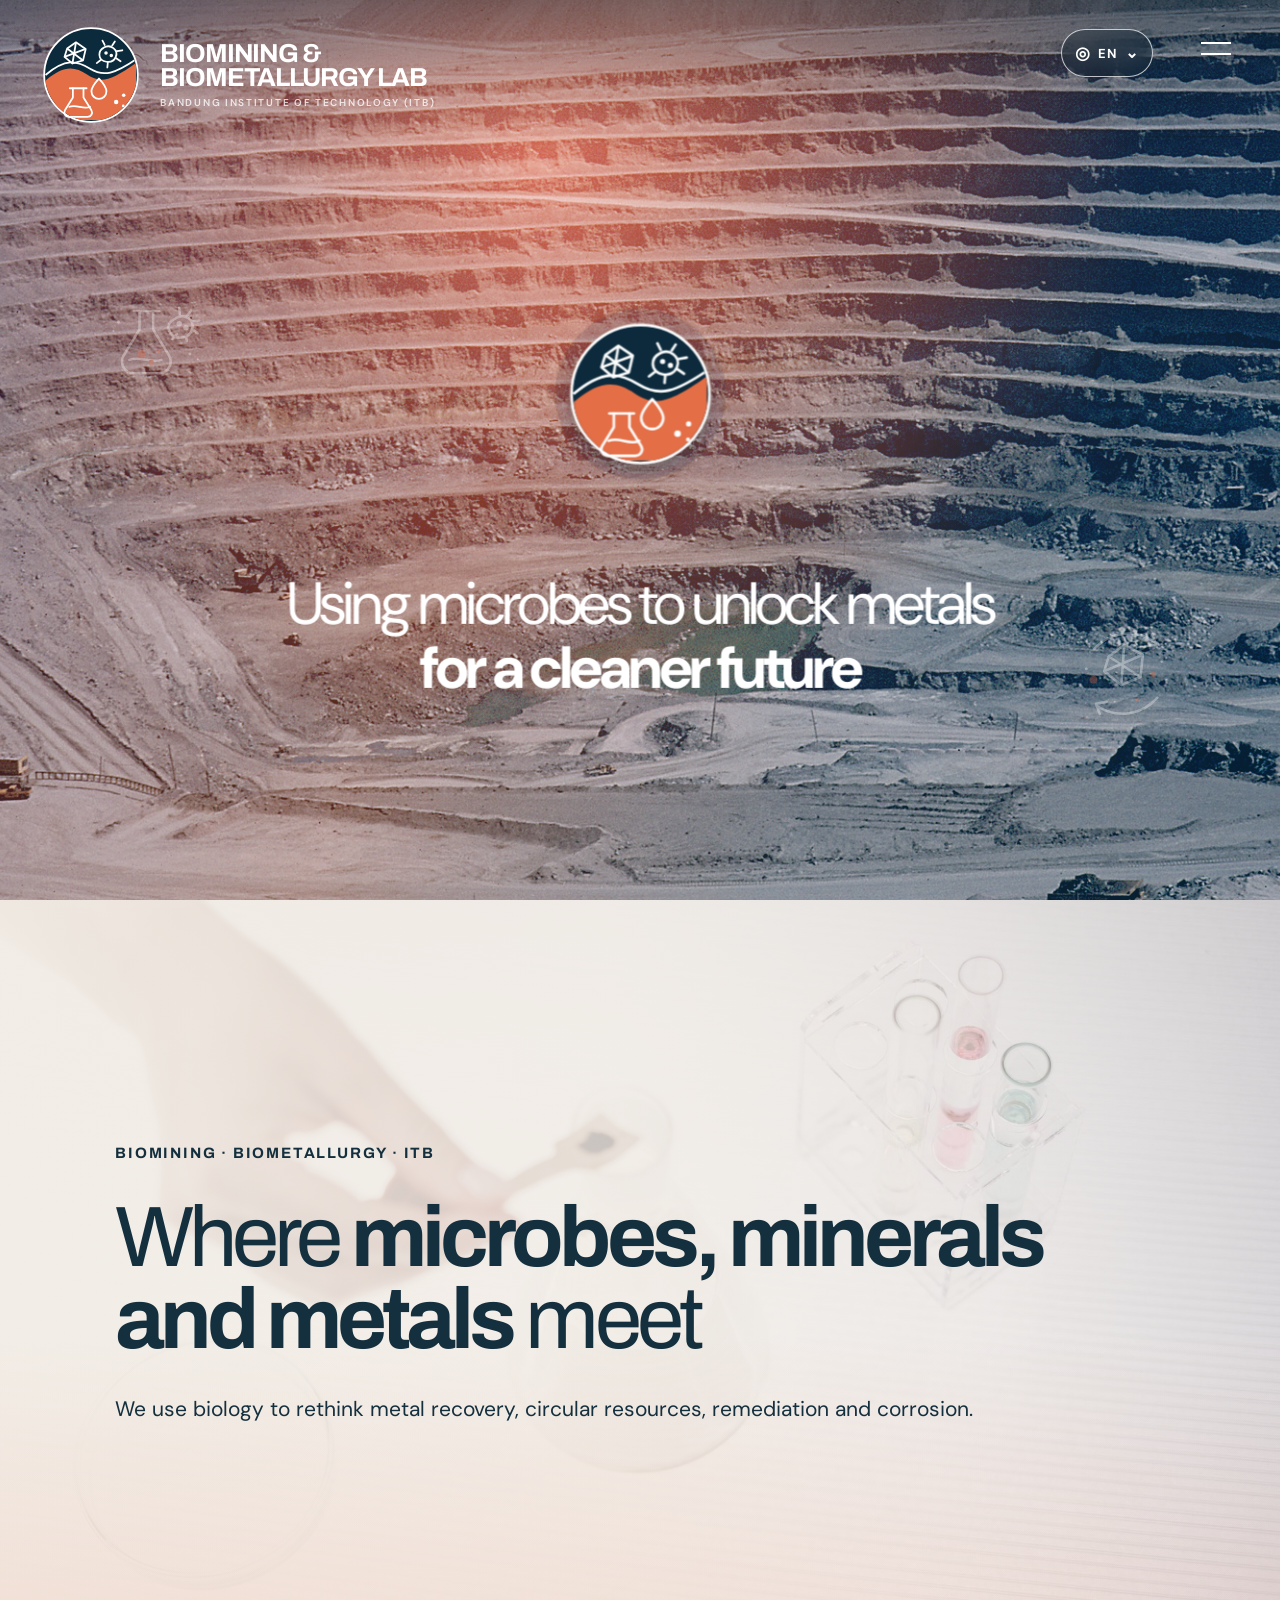
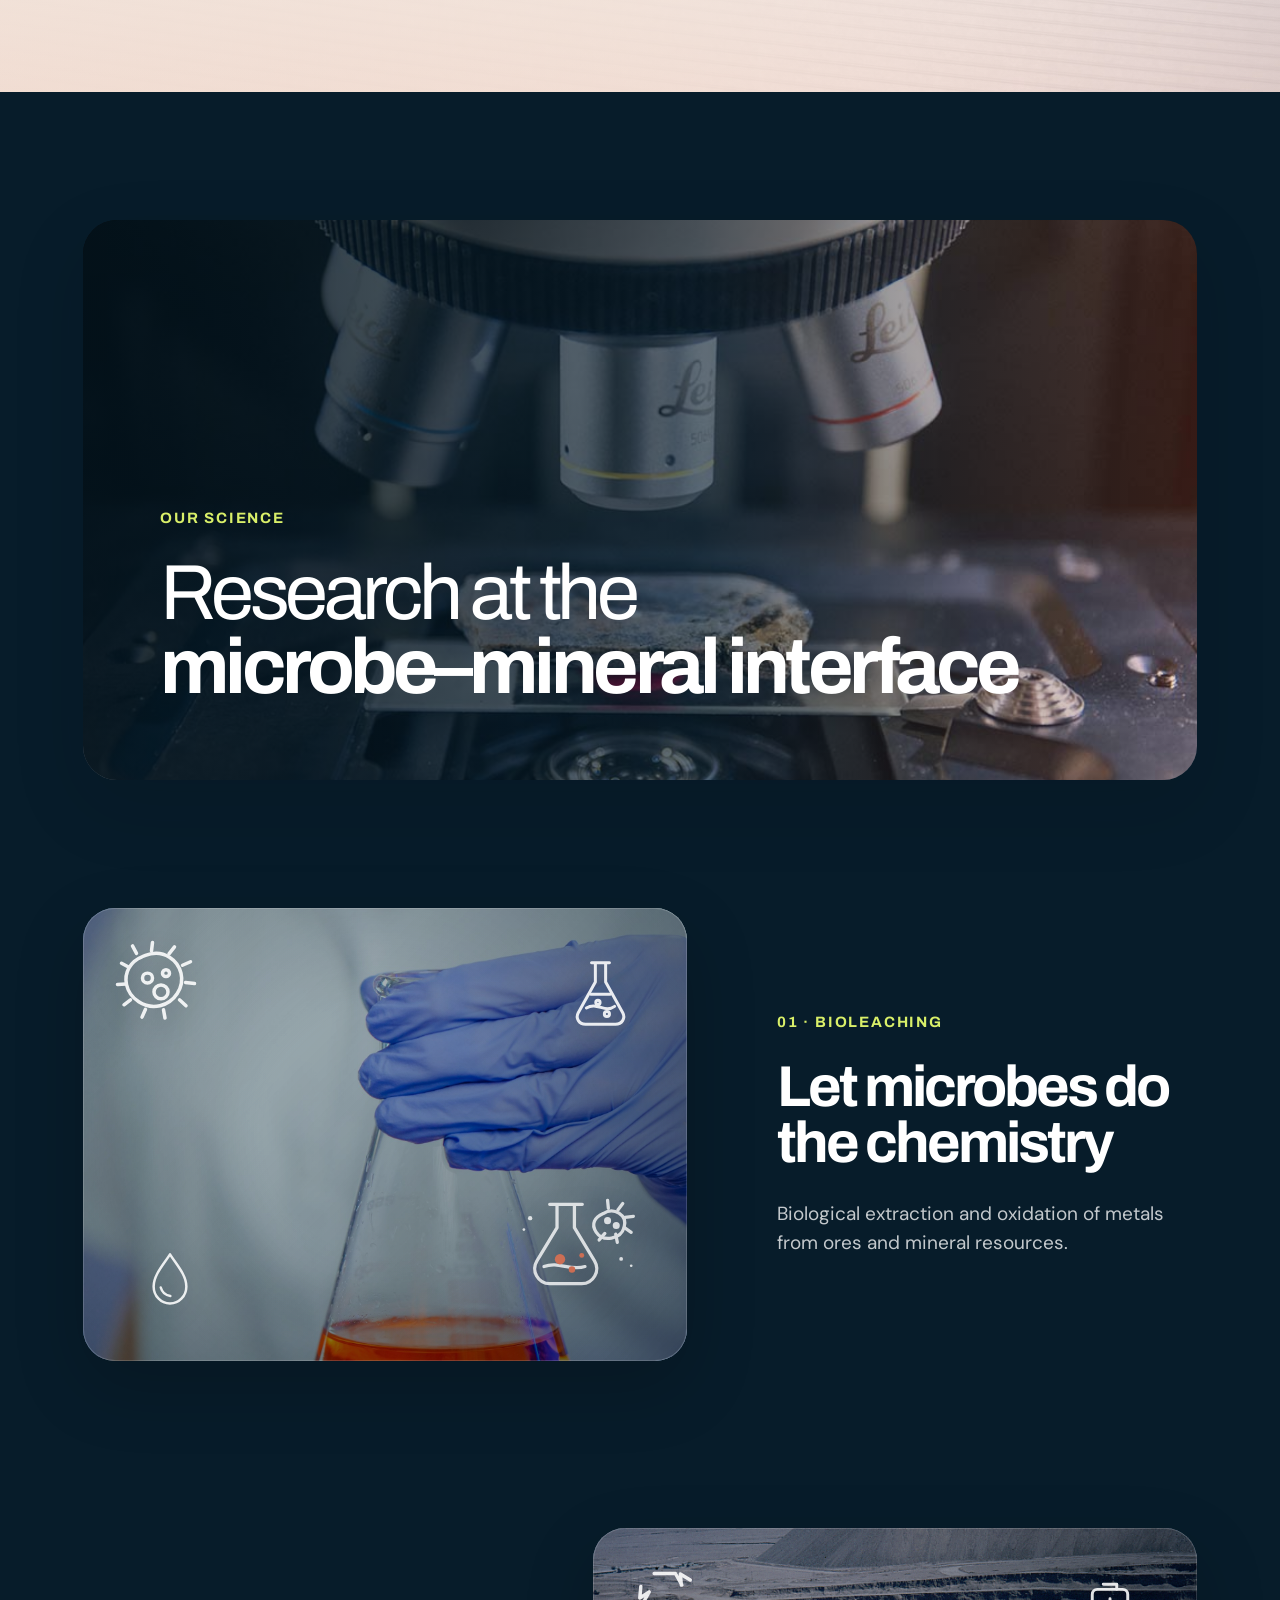
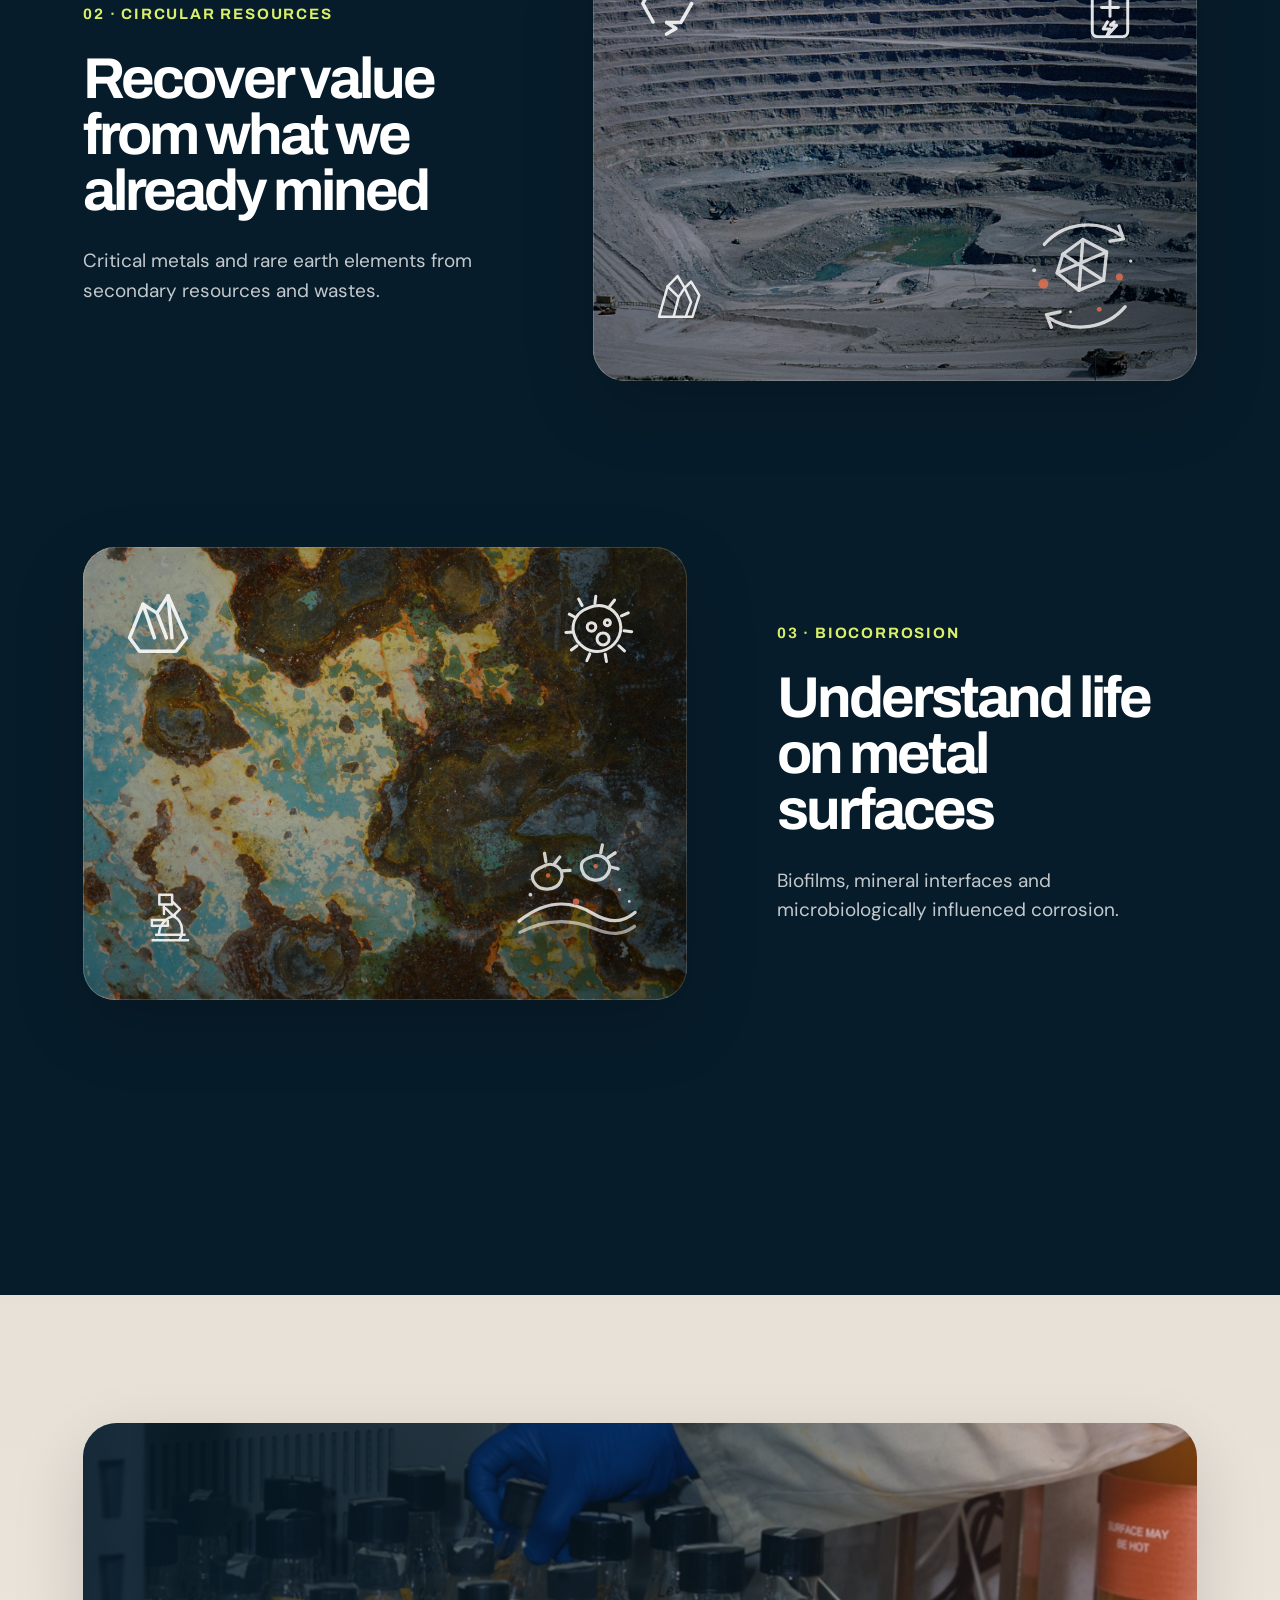
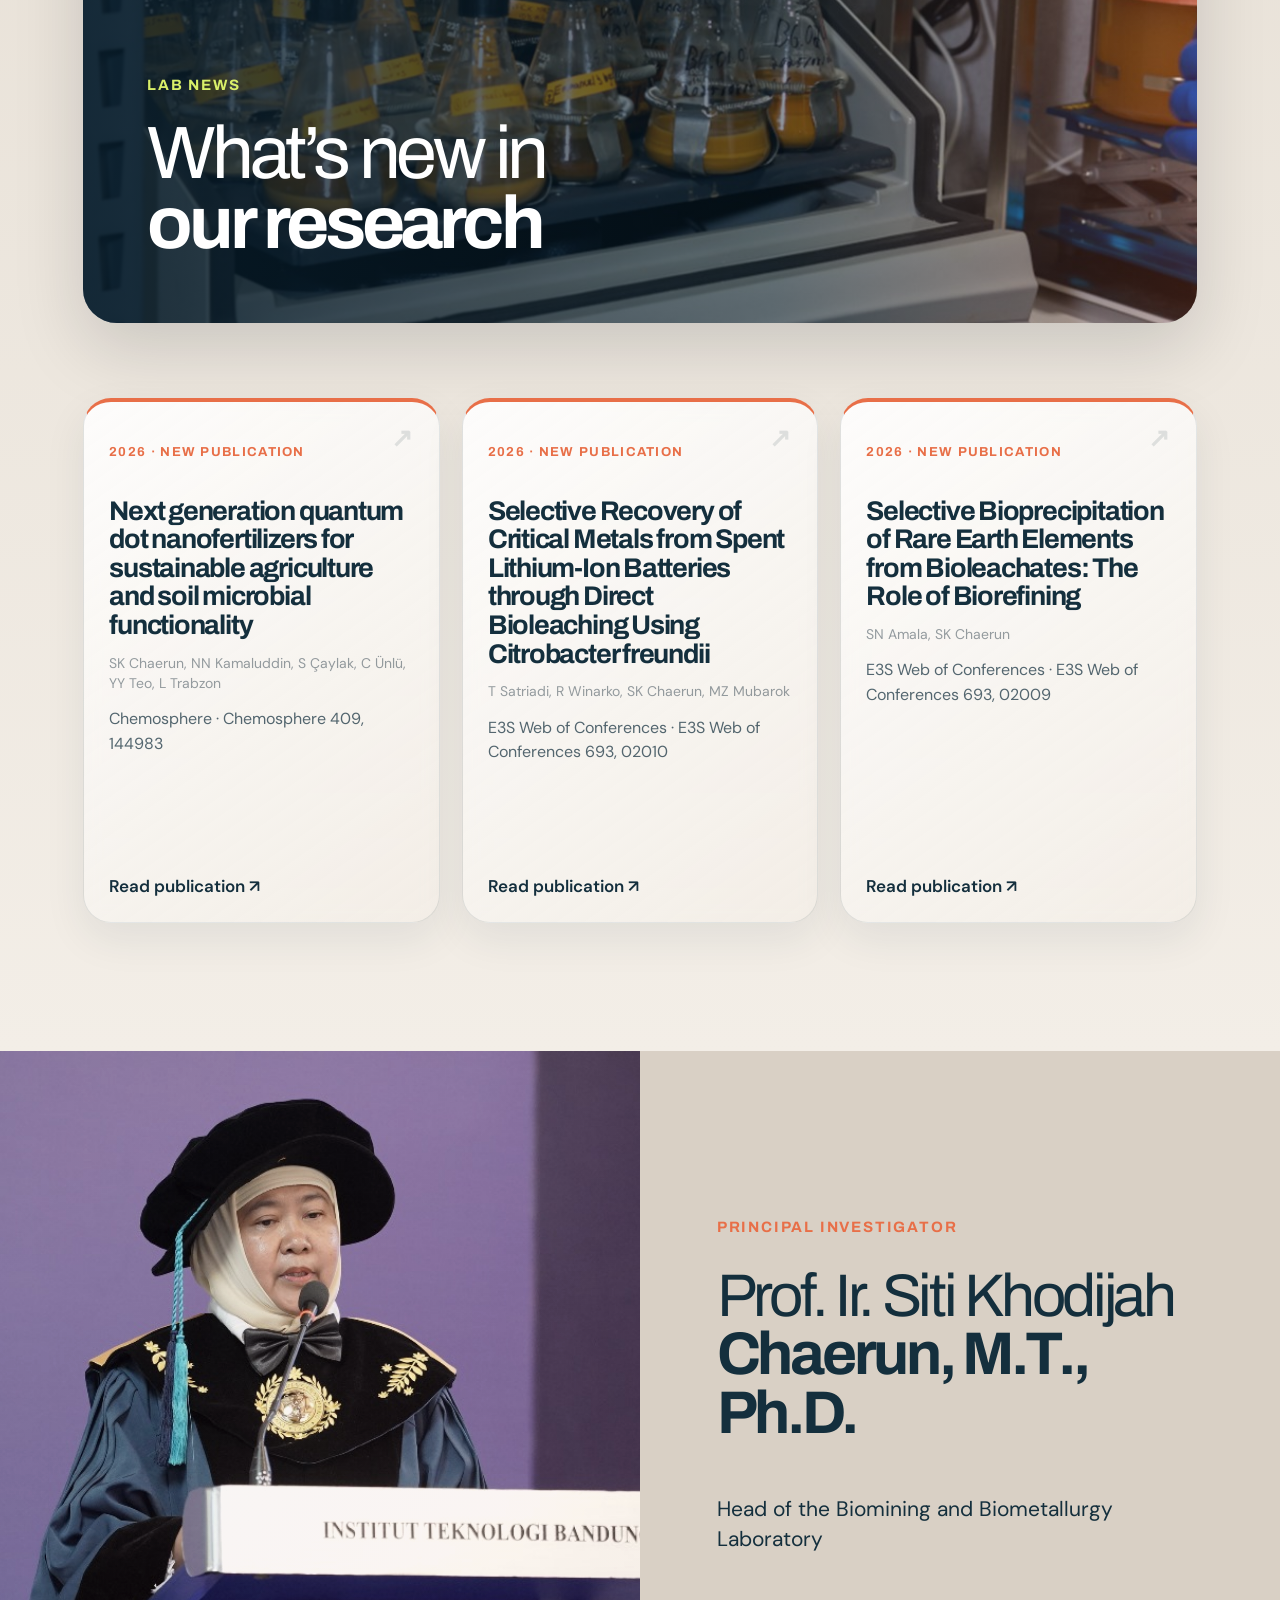
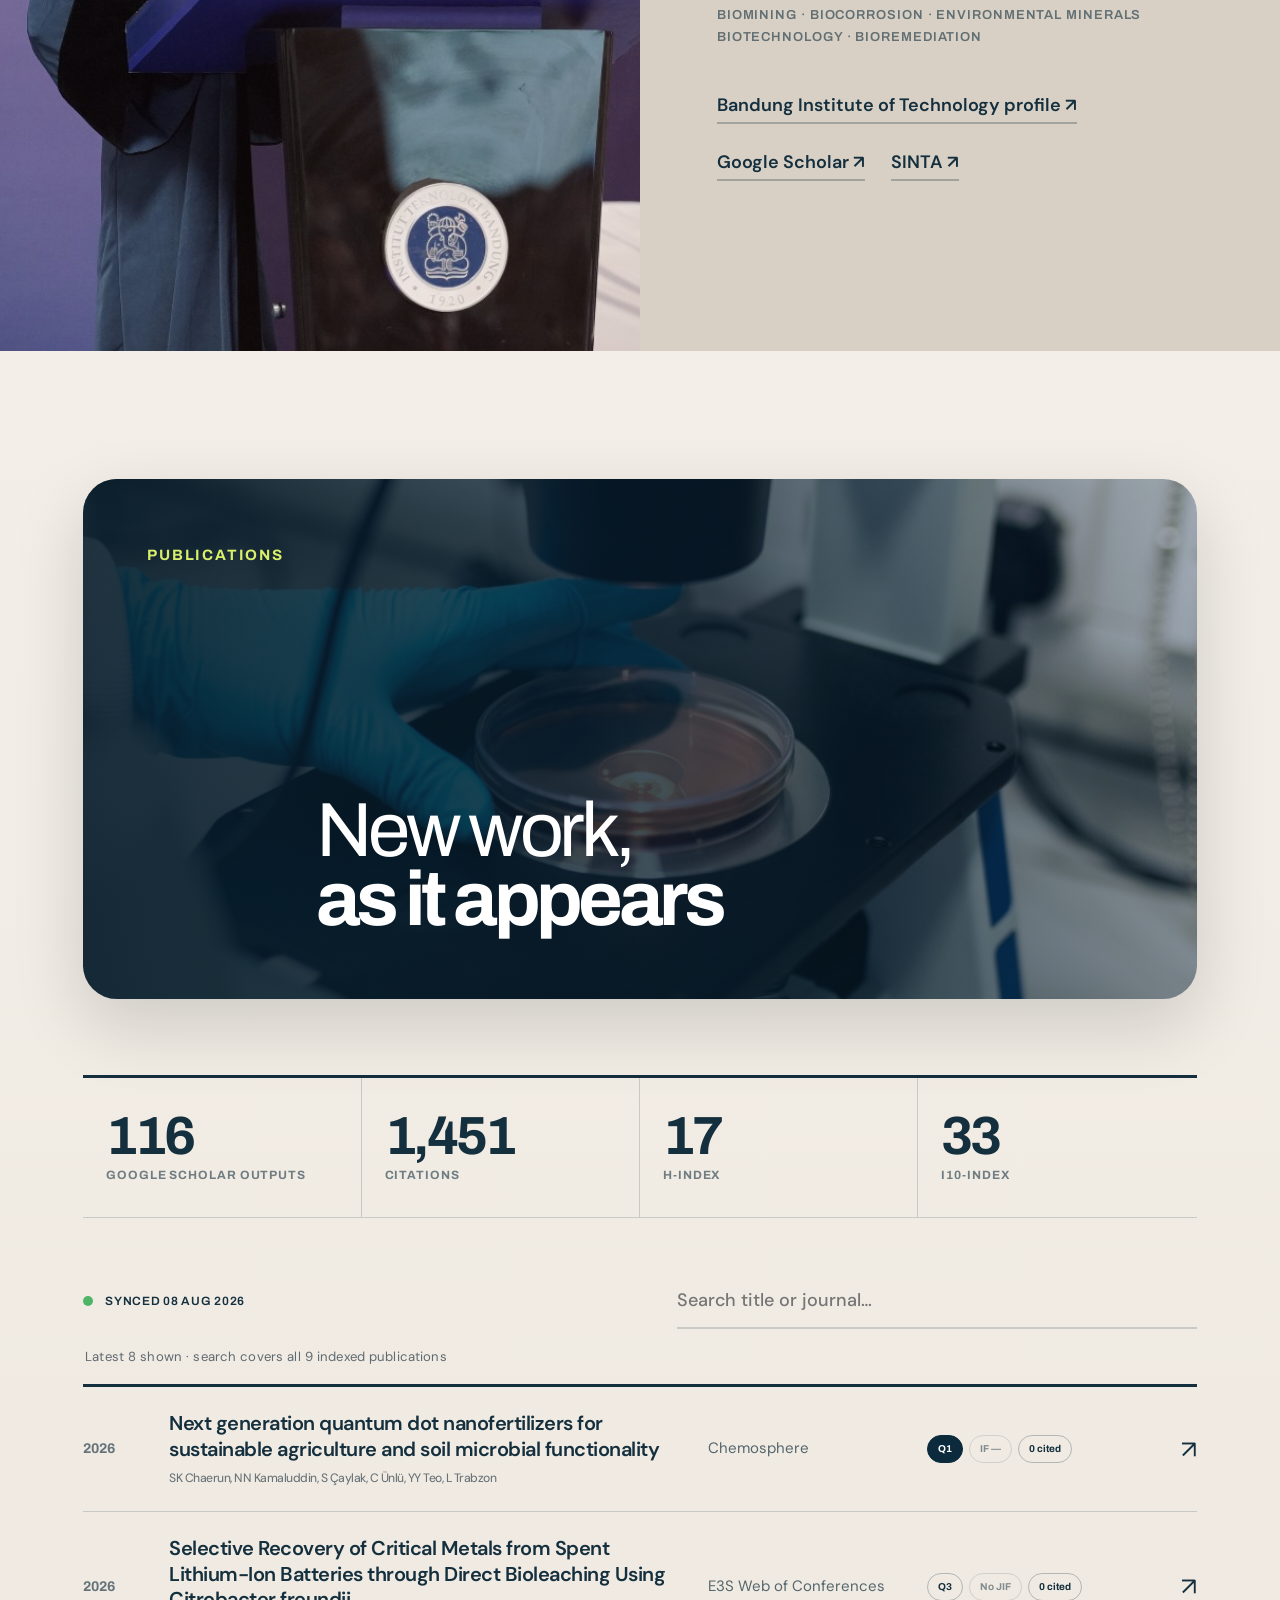
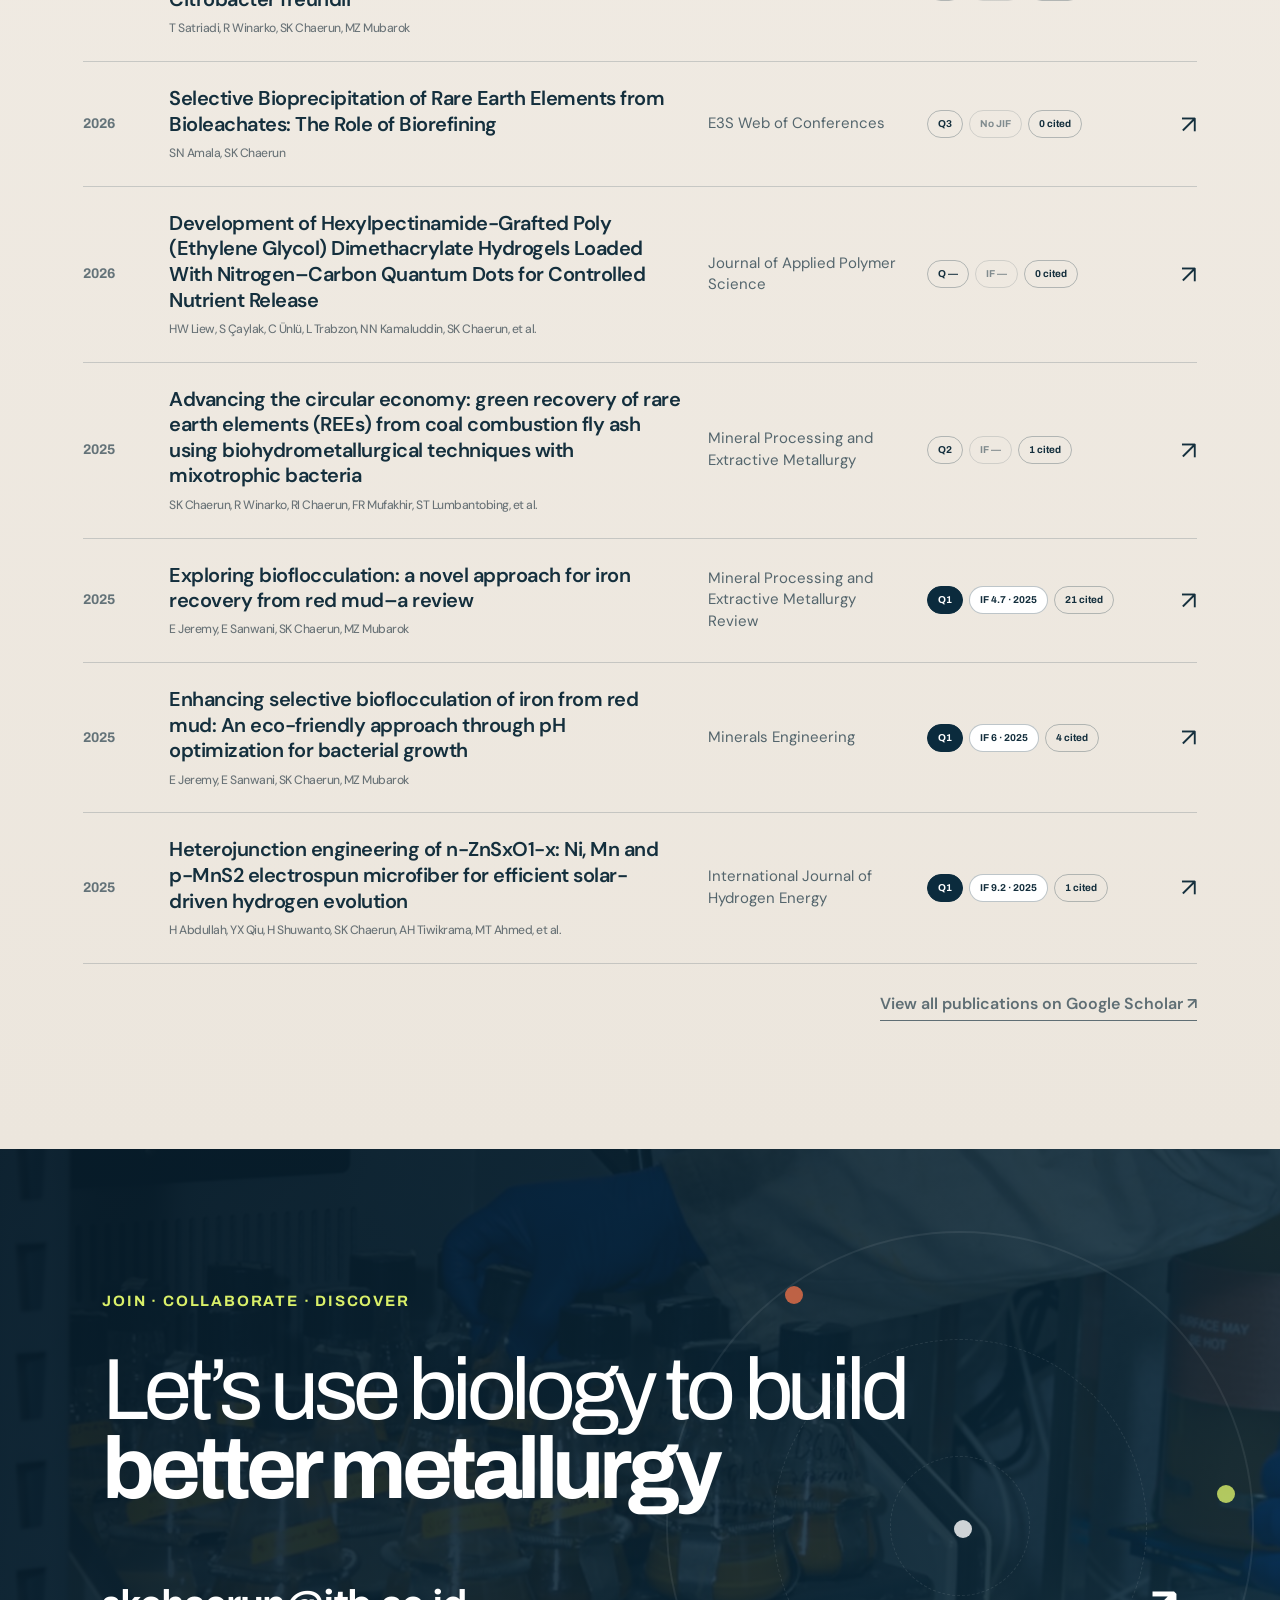
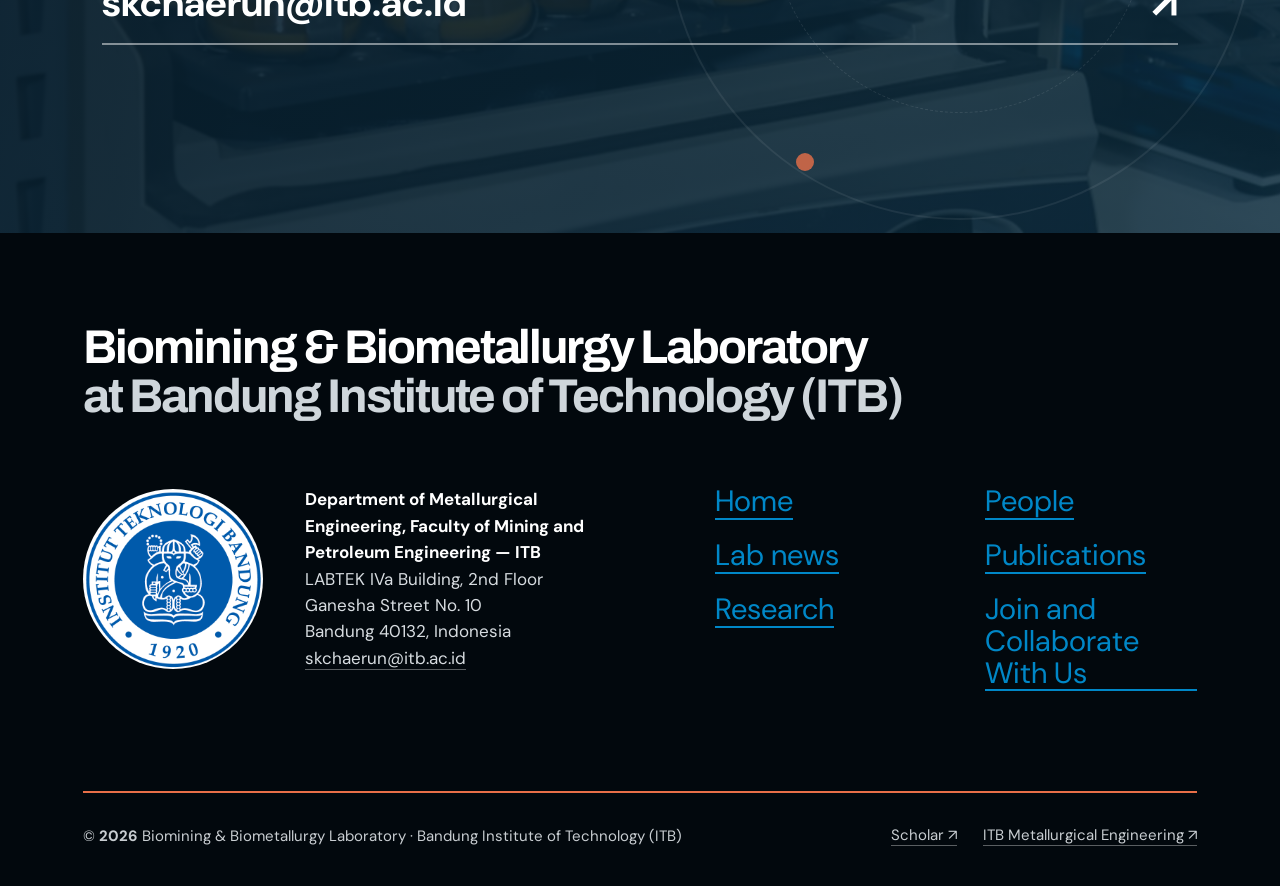
<file: index.html>
<!doctype html>
<html lang="en">
<head>
  <meta charset="utf-8">
  <meta name="viewport" content="width=device-width,initial-scale=1,viewport-fit=cover">
  <meta name="theme-color" content="#071c2a">
  <meta name="description" content="Biomining and biometallurgy research at Bandung Institute of Technology (ITB)">
  <title>Biomining & Biometallurgy Laboratory — Bandung Institute of Technology (ITB)</title>
  <script>document.documentElement.classList.add('js');</script>
  <link rel="preconnect" href="https://fonts.googleapis.com">
  <link rel="preconnect" href="https://fonts.gstatic.com" crossorigin>
  <link href="https://fonts.googleapis.com/css2?family=Archivo:wght@400;500;600;700&family=DM+Sans:opsz,wght@9..40,400;9..40,500;9..40,600;9..40,700&display=swap" rel="stylesheet">
  <link rel="stylesheet" href="styles.css?v=19">
</head>
<body>
  <div class="progress" id="progress"></div>

  <header class="site-header" id="siteHeader">
    <a class="wordmark" href="#top" aria-label="Biomining and Biometallurgy Laboratory home">
      <img class="lab-logo" src="assets/biomining-logo.svg" alt="Biomining and Biometallurgy Laboratory logo">
      <span class="lab-name"><b data-i18n="brand_line1">BIOMINING &amp;</b><br><b data-i18n="brand_line2">BIOMETALLURGY LAB</b><small data-i18n="brand_institute">BANDUNG INSTITUTE OF TECHNOLOGY (ITB)</small></span>
    </a>
    <nav class="desktop-nav" aria-label="Primary navigation">
      <a href="#research" data-i18n="nav_research">Research</a>
      <a href="#updates" data-i18n="nav_news">Lab news</a>
      <a href="#people" data-i18n="nav_people">People</a>
      <a href="#publications" data-i18n="nav_publications">Publications</a>
      <a href="#collaborate" data-i18n="nav_join">Join and Collaborate With Us</a>
    </nav>
    <div class="language-switcher" id="languageSwitcher">
      <button class="lang-button" id="langButton" type="button" aria-haspopup="true" aria-expanded="false" aria-label="Choose language">
        <span class="lang-globe">◎</span><b id="currentLangCode">EN</b><i>⌄</i>
      </button>
      <div class="lang-menu" id="langMenu" role="menu" aria-label="Languages">
        <button type="button" data-lang="en"><b>EN</b><span>English</span></button>
        <button type="button" data-lang="id"><b>ID</b><span>Indonesia</span></button>
        <button type="button" data-lang="ja"><b>JP</b><span>日本語</span></button>
        <button type="button" data-lang="zh-CN"><b>CN</b><span>简体中文</span></button>
        <button type="button" data-lang="zh-TW"><b>TW</b><span>繁體中文</span></button>
        <button type="button" data-lang="ko"><b>KR</b><span>한국어</span></button>
        <button type="button" data-lang="de"><b>DE</b><span>Deutsch</span></button>
        <button type="button" data-lang="tr"><b>TR</b><span>Türkçe</span></button>
        <button type="button" data-lang="fr"><b>FR</b><span>Français</span></button>
        <button type="button" data-lang="es"><b>ES</b><span>Español</span></button>
        <button type="button" data-lang="it"><b>IT</b><span>Italiano</span></button>
        <button type="button" data-lang="pt"><b>PT</b><span>Português</span></button>
        <button type="button" data-lang="nl"><b>NL</b><span>Nederlands</span></button>
        <button type="button" data-lang="sv"><b>SE</b><span>Svenska</span></button>
      </div>
    </div>
    <button class="menu-button" id="menuButton" aria-label="Open menu" aria-expanded="false"><span></span><span></span></button>
  </header>

  <nav class="mobile-nav" id="mobileNav" aria-label="Mobile navigation">
    <a href="#research" data-i18n="nav_research">Research</a>
    <a href="#updates" data-i18n="nav_news">Lab news</a>
    <a href="#people" data-i18n="nav_people">People</a>
    <a href="#publications" data-i18n="nav_publications">Publications</a>
    <a href="#collaborate" data-i18n="nav_join">Join and Collaborate With Us</a>
  </nav>

  <main id="top">
    <section class="hero" id="hero">
      <div class="hero-photo"><img src="assets/hero-mine.jpg" alt="Mineral landscape"></div>
      <div class="hero-color"></div>
      <div class="hero-noise"></div>
      <img class="hero-doodle hero-doodle-a" src="assets/doodle-bioleaching.svg" alt="" aria-hidden="true">
      <img class="hero-doodle hero-doodle-b" src="assets/doodle-circular.svg" alt="" aria-hidden="true">
      <div class="hero-center">
        <div class="hero-emblem hero-process" role="img" aria-label="Biomining process animation from mineral ore to microbes, valuable materials, energy and the laboratory logo">
          <svg class="hero-process-svg" viewBox="0 0 820 500" xmlns="http://www.w3.org/2000/svg" aria-hidden="true">
            <defs>
              <filter id="softShadow" x="-30%" y="-30%" width="160%" height="160%">
                <feDropShadow dx="0" dy="14" stdDeviation="13" flood-color="#071C2A" flood-opacity=".22"/>
              </filter>
              <filter id="softGlow" x="-60%" y="-60%" width="220%" height="220%">
                <feGaussianBlur stdDeviation="7" result="blur"/>
                <feMerge><feMergeNode in="blur"/><feMergeNode in="SourceGraphic"/></feMerge>
              </filter>
              <linearGradient id="oreA" x1="0" x2="1" y1="0" y2="1"><stop stop-color="#F7B08D"/><stop offset="1" stop-color="#E96F45"/></linearGradient>
              <linearGradient id="oreB" x1="0" x2="1"><stop stop-color="#FFD39D"/><stop offset="1" stop-color="#F18A58"/></linearGradient>
              <linearGradient id="energyG" x1="0" x2="1"><stop stop-color="#FFE07A"/><stop offset="1" stop-color="#E96F45"/></linearGradient>
            </defs>

            <g class="stage-ore" filter="url(#softShadow)">
              <path class="ground" d="M216 374H604"/>
              <g class="rock r1"><path d="M242 306l51-56 77 15 18 69-54 48-81-20z" fill="url(#oreA)"/><path d="M293 250l18 71 77 13M242 306l69 15 23 61"/></g>
              <g class="rock r2"><path d="M334 277l49-70 78 12 28 69-53 56-80-8z" fill="#EF7C4F"/><path d="M383 207l17 76 89 5M334 277l66 6 36 61"/></g>
              <g class="rock r3"><path d="M446 287l50-53 68 18 20 62-50 49-73-17z" fill="url(#oreA)"/><path d="M496 234l8 70 80 10M446 287l58 17 30 59"/></g>
              <g class="rock r4"><path d="M300 221l39-63 74-3 42 58-30 66-80 1z" fill="url(#oreB)"/><path d="M339 158l32 62 84-7M300 221l71-1 54 59"/></g>
              <g class="rock r5"><path d="M411 207l38-58 69 5 43 55-24 62-78 10z" fill="#F5A17A"/><path d="M449 149l31 64 81-4M411 207l69 6-21 68"/></g>
              <g class="ore-specks">
                <circle cx="295" cy="312" r="7"/><circle cx="348" cy="292" r="6"/><circle cx="402" cy="242" r="6"/><circle cx="473" cy="311" r="7"/><circle cx="524" cy="285" r="6"/><circle cx="389" cy="333" r="5"/>
              </g>
            </g>

            <g class="reaction-waves" fill="none">
              <path d="M244 188c40-48 102-75 166-75"/><path d="M576 185c-39-46-97-71-156-72"/>
            </g>

            <g class="microbes" fill="none">
              <g class="microbe-pos" transform="translate(234 225) rotate(-22)"><g class="microbe m1"><rect x="-33" y="-13" width="66" height="26" rx="13"/><circle cx="-10" cy="0" r="3"/><circle cx="10" cy="0" r="3"/></g></g>
              <g class="microbe-pos" transform="translate(591 257) rotate(18)"><g class="microbe m2"><rect x="-34" y="-13" width="68" height="26" rx="13"/><circle cx="-11" cy="0" r="3"/><circle cx="10" cy="0" r="3"/></g></g>
              <g class="microbe-pos" transform="translate(512 148) rotate(36)"><g class="microbe m3"><rect x="-30" y="-12" width="60" height="24" rx="12"/><circle cx="-9" cy="0" r="3"/><circle cx="9" cy="0" r="3"/></g></g>
              <g class="microbe-pos" transform="translate(313 143) rotate(-38)"><g class="microbe m4"><rect x="-29" y="-12" width="58" height="24" rx="12"/><circle cx="-8" cy="0" r="3"/><circle cx="9" cy="0" r="3"/></g></g>
            </g>

            <g class="reaction-dots">
              <circle cx="292" cy="289" r="6"/><circle cx="330" cy="271" r="5"/><circle cx="373" cy="232" r="6"/><circle cx="419" cy="248" r="5"/><circle cx="465" cy="287" r="6"/><circle cx="519" cy="274" r="5"/>
              <circle class="white" cx="315" cy="322" r="5"/><circle class="white" cx="397" cy="286" r="5"/><circle class="white" cx="487" cy="331" r="5"/>
            </g>

            <g class="valuable" filter="url(#softGlow)">
              <path class="metal hex1" d="M330 175l28-16 28 16v32l-28 16-28-16z"/>
              <path class="metal hex2" d="M428 163l25-14 25 14v29l-25 14-25-14z"/>
              <g class="ingot"><path d="M374 191h68l-9 32h-50z"/><path d="M382 202h51"/></g>
              <circle class="spark s1" cx="306" cy="189" r="5"/><circle class="spark s2" cx="489" cy="184" r="5"/><circle class="spark s3" cx="408" cy="149" r="4"/>
            </g>

            <g class="energy" filter="url(#softGlow)">
              <circle class="energy-ring" cx="410" cy="250" r="152" fill="none"/>
              <path class="bolt" d="M429 135l-58 117h51l-31 113 78-145h-52z" fill="url(#energyG)"/>
              <g class="energy-rays">
                <path d="M410 65v-29"/><path d="M410 435v29"/><path d="M225 250h-29"/><path d="M595 250h29"/><path d="M279 119l-21-21"/><path d="M541 381l21 21"/><path d="M541 119l21-21"/><path d="M279 381l-21 21"/>
              </g>
            </g>

            <g class="final-logo" filter="url(#softShadow)">
              <circle cx="410" cy="250" r="137" fill="rgba(7,28,42,.12)"/>
              <image href="assets/biomining-logo.svg" x="285" y="125" width="250" height="250" preserveAspectRatio="xMidYMid meet"/>
            </g>
          </svg>
        </div>
        <h1><span data-i18n="hero_line1">Using microbes to unlock metals</span><strong data-i18n="hero_line2">for a cleaner future</strong></h1>
      </div>
    </section>

    <section class="intro" id="intro">
      <div class="intro-copy">
        <div class="kicker reveal" data-i18n="intro_kicker">BIOMINING · BIOMETALLURGY · ITB</div>
        <h2 class="reveal"><span data-i18n="intro_before">Where</span> <strong data-i18n="intro_strong">microbes, minerals and metals</strong> <span data-i18n="intro_after">meet</span></h2>
        <p class="reveal" data-i18n="intro_body">We use biology to rethink metal recovery, circular resources, remediation and corrosion.</p>
      </div>
    </section>

    <section class="research" id="research">
      <header class="section-title visual-heading reveal">
        <span data-i18n="science_kicker">OUR SCIENCE</span>
        <h2><span data-i18n="science_title1">Research at the</span><br><strong data-i18n="science_title2">microbe–mineral interface</strong></h2>
      </header>

      <article class="story reveal">
        <div class="story-art story-bioleaching">
          <img class="story-photo" src="assets/lab-flask-orange.jpg" alt="Laboratory flask used for biomining research">
          <div class="story-shade"></div>
          <img class="story-doodle" src="assets/doodle-bioleaching.svg" alt="" aria-hidden="true">
          <div class="photo-icons" aria-hidden="true">
            <img class="pi pi-1" src="assets/icon-microbe.svg" alt=""><img class="pi pi-2" src="assets/icon-flask.svg" alt=""><img class="pi pi-3" src="assets/icon-drop.svg" alt="">
          </div>
        </div>
        <div class="story-copy">
          <span data-i18n="research1_kicker">01 · BIOLEACHING</span>
          <h3 data-i18n="research1_title">Let microbes do the chemistry</h3>
          <p data-i18n="research1_body">Biological extraction and oxidation of metals from ores and mineral resources.</p>
        </div>
      </article>

      <article class="story reverse reveal">
        <div class="story-art story-circular">
          <img class="story-photo" src="assets/hero-mine.jpg" alt="Mining landscape representing primary and secondary mineral resources">
          <div class="story-shade"></div>
          <img class="story-doodle" src="assets/doodle-circular.svg" alt="" aria-hidden="true">
          <div class="photo-icons" aria-hidden="true">
            <img class="pi pi-1" src="assets/icon-recycle.svg" alt=""><img class="pi pi-2" src="assets/icon-battery.svg" alt=""><img class="pi pi-3" src="assets/icon-crystal.svg" alt="">
          </div>
        </div>
        <div class="story-copy">
          <span data-i18n="research2_kicker">02 · CIRCULAR RESOURCES</span>
          <h3 data-i18n="research2_title">Recover value from what we already mined</h3>
          <p data-i18n="research2_body">Critical metals and rare earth elements from secondary resources and wastes.</p>
        </div>
      </article>

      <article class="story reveal">
        <div class="story-art story-biocorrosion">
          <img class="story-photo" src="assets/copper-corrosion.jpg" alt="Colorful corroded metal surface">
          <div class="story-shade"></div>
          <img class="story-doodle" src="assets/doodle-biocorrosion.svg" alt="" aria-hidden="true">
          <div class="photo-icons" aria-hidden="true">
            <img class="pi pi-1" src="assets/icon-metal.svg" alt=""><img class="pi pi-2" src="assets/icon-microbe.svg" alt=""><img class="pi pi-3" src="assets/icon-microscope.svg" alt="">
          </div>
        </div>
        <div class="story-copy">
          <span data-i18n="research3_kicker">03 · BIOCORROSION</span>
          <h3 data-i18n="research3_title">Understand life on metal surfaces</h3>
          <p data-i18n="research3_body">Biofilms, mineral interfaces and microbiologically influenced corrosion.</p>
        </div>
      </article>
    </section>


    <section class="updates" id="updates">
      <div class="updates-head visual-heading reveal"><span data-i18n="news_kicker">LAB NEWS</span><h2><span data-i18n="news_title1">What’s new in</span><br><strong data-i18n="news_title2">our research</strong></h2></div>
      <div class="update-grid" id="updateGrid"></div>
    </section>

    <section class="people" id="people">
      <div class="portrait reveal"><img src="assets/prof-siti.jpg" alt="Prof. Ir. Siti Khodijah Chaerun, M.T., Ph.D."></div>
      <div class="person-copy reveal">
        <span data-i18n="pi_kicker">PRINCIPAL INVESTIGATOR</span>
        <h2>Prof. Ir. Siti Khodijah<br><strong>Chaerun, M.T., Ph.D.</strong></h2>
        <p class="position" data-i18n="pi_position">Head of Biomining and Biometallurgy Laboratory</p>
        <p class="keywords" data-i18n="pi_keywords">BIOMINING · BIOCORROSION · ENVIRONMENTAL MINERALS BIOTECHNOLOGY · BIOREMEDIATION</p>
        <div class="person-links">
          <a href="https://metallurgy.itb.ac.id/staff-akademik-siti-khodijah/" target="_blank" rel="noopener"> <span data-i18n="pi_itb">ITB profile ↗</span></a>
          <a href="https://scholar.google.com/citations?user=qcCkFUwAAAAJ&hl=en" target="_blank" rel="noopener"> <span data-i18n="pi_scholar">Google Scholar ↗</span></a>
          <a href="https://sinta.kemdiktisaintek.go.id/authors/profile/6033650/?view=googlescholar" target="_blank" rel="noopener">SINTA ↗</a>
        </div>
      </div>
    </section>

    <section class="publications" id="publications">
      <header class="pub-heading visual-heading reveal">
        <span data-i18n="pub_kicker">PUBLICATIONS</span>
        <h2><span data-i18n="pub_title1">New work,</span><br><strong data-i18n="pub_title2">as it appears</strong></h2>
      </header>
      <div class="metrics reveal">
        <div><b data-metric="publications">116</b><span data-i18n="metric_outputs">Google Scholar outputs</span></div>
        <div><b data-metric="citations">1,451</b><span data-i18n="metric_citations">Citations</span></div>
        <div><b data-metric="h_index">17</b><span data-i18n="metric_hindex">h-index</span></div>
        <div><b data-metric="i10_index">33</b><span data-i18n="metric_i10">i10-index</span></div>
      </div>
      <div class="pub-controls reveal">
        <div class="sync"><i></i><span id="lastUpdated">Publication snapshot ready</span></div>
        <input type="search" id="pubSearch" placeholder="Search title or journal…" data-i18n-placeholder="search_placeholder" aria-label="Search publications" data-i18n-aria="search_aria">
      </div>
      <div class="pub-search-status reveal" id="pubSearchStatus" aria-live="polite"></div>
      <div class="pub-list" id="pubList"></div>
      <div class="pub-note"><a href="https://scholar.google.com/citations?user=qcCkFUwAAAAJ&hl=en" target="_blank" rel="noopener" data-i18n="pub_view_all">View all publications on Google Scholar ↗</a></div>
    </section>

    <section class="collaborate" id="collaborate">
      <div class="collab-orbit" aria-hidden="true"><span></span><span></span><span></span><span></span></div>
      <span class="reveal" data-i18n="join_kicker">JOIN · COLLABORATE · DISCOVER</span>
      <h2 class="reveal"><span data-i18n="join_title1">Let’s use biology to build</span><br><strong data-i18n="join_title2">better metallurgy</strong></h2>
      <a class="email reveal" href="mailto:skchaerun@itb.ac.id"><span>skchaerun@itb.ac.id</span><b>↗</b></a>
    </section>
  </main>

  <footer class="big-footer">
    <div class="footer-inner">
      <h2><span data-i18n="footer_title1">The Biomining &amp; Biometallurgy Laboratory</span><br><strong data-i18n="footer_title2">at Institut Teknologi Bandung</strong></h2>
      <div class="footer-grid">
        <div class="itb-block">
          <a class="itb-logo-link" href="https://itb.ac.id/" target="_blank" rel="noopener" aria-label="Institut Teknologi Bandung">
            <img src="assets/itb-logo.png" alt="Institut Teknologi Bandung logo">
          </a>
          <address>
            <b data-i18n="footer_department">Department of Metallurgical Engineering, FTTM – ITB</b><br>
            <span data-i18n="footer_floor">Gd. LABTEK IVa, 2nd Floor</span><br>
            <span data-i18n="footer_address1">Ganesha Street No. 10</span><br>
            <span data-i18n="footer_address2">Bandung 40132, Indonesia</span><br>
            <a href="mailto:skchaerun@itb.ac.id">skchaerun@itb.ac.id</a>
          </address>
        </div>
        <nav class="footer-links" aria-label="Footer navigation">
          <div><a href="#top" data-i18n="nav_home">Home</a><a href="#updates" data-i18n="nav_news">Lab news</a><a href="#research" data-i18n="nav_research">Research</a></div>
          <div><a href="#people" data-i18n="nav_people">People</a><a href="#publications" data-i18n="nav_publications">Publications</a><a href="#collaborate" data-i18n="nav_join">Join and Collaborate With Us</a></div>
        </nav>
      </div>
      <div class="footer-bottom">
        <span>© <b id="year"></b> <span data-i18n="footer_copyright">Biomining &amp; Biometallurgy Laboratory · Institut Teknologi Bandung</span></span>
        <div class="footer-social"><a href="https://scholar.google.com/citations?user=qcCkFUwAAAAJ&hl=en" target="_blank" rel="noopener" data-i18n="footer_scholar">Scholar ↗</a><a href="https://metallurgy.itb.ac.id/" target="_blank" rel="noopener" data-i18n="footer_metallurgy">Metallurgy ITB ↗</a></div>
      </div>
    </div>
  </footer>

  <script src="data/publications.js?v=19"></script>
  <script src="translations.js?v=19"></script>
  <script src="script.js?v=19"></script>
</body>
</html>
</file>
<file: styles.css>
:root{
  --navy:#0b2b3d;--navy2:#071c2a;--navy3:#03121b;--coral:#e86f48;--coral2:#d95f3c;
  --cream:#f3eee7;--paper:#e9e2d8;--ink:#142f3d;--steel:#9db3c4;--lime:#d9ef69;--white:#fff;
  --line:rgba(20,47,61,.18);--sans:'DM Sans',Arial,sans-serif;--display:'Archivo','Arial Narrow',Arial,sans-serif
}
*{box-sizing:border-box}html{scroll-behavior:smooth;overflow-x:hidden}body{margin:0;background:var(--cream);color:var(--ink);font-family:var(--sans);overflow-x:hidden}a{color:inherit;text-decoration:none}img{display:block;max-width:100%}.progress{position:fixed;z-index:9999;left:0;top:0;width:0;height:4px;background:var(--lime)}

/* HEADER */
.site-header{position:fixed;z-index:1000;inset:0 0 auto;height:148px;padding:22px clamp(22px,3vw,58px);display:flex;justify-content:space-between;align-items:flex-start;gap:32px;color:#fff;transition:.35s;background:linear-gradient(180deg,rgba(3,18,27,.46),transparent)}
.site-header.scrolled{height:94px;align-items:center;padding-top:12px;padding-bottom:12px;background:rgba(7,28,42,.94);backdrop-filter:blur(16px);box-shadow:0 10px 34px rgba(0,0,0,.15)}
.wordmark{display:flex;align-items:center;gap:16px;min-width:410px}.lab-logo{width:106px;height:106px;flex:none;transition:.35s}.lab-name{font:700 clamp(26px,2vw,40px)/.9 var(--display);letter-spacing:-.045em;white-space:nowrap}.lab-name small{display:block;margin-top:9px;font:600 10px/1 var(--sans);letter-spacing:.17em;opacity:.78}.site-header.scrolled .lab-logo{width:66px;height:66px}.site-header.scrolled .lab-name{font-size:23px}.site-header.scrolled .lab-name small{display:none}
.desktop-nav{display:flex;gap:clamp(22px,2.3vw,50px);padding-top:43px}.desktop-nav a{font:500 clamp(17px,1.15vw,23px)/1 var(--sans);white-space:nowrap;position:relative}.desktop-nav a:after{content:"";position:absolute;left:0;right:100%;bottom:-9px;height:2px;background:#fff;transition:.25s}.desktop-nav a:hover:after{right:0}.site-header.scrolled .desktop-nav{padding-top:0}.site-header.scrolled .desktop-nav a{font-size:17px}
.menu-button{display:none;color:#fff;border:0;background:transparent;width:52px;height:52px;padding:11px;cursor:pointer}.menu-button span{display:block;height:2px;background:currentColor;margin:9px 0}.mobile-nav{display:none}

/* HERO — always geometrically centered */
.hero{height:100svh;min-height:780px;position:relative;overflow:hidden;background:var(--navy2);color:#fff;isolation:isolate}
.hero-photo{position:absolute;inset:-5%;animation:heroDrift 19s ease-in-out infinite alternate;will-change:transform}.hero-photo img{width:100%;height:100%;object-fit:cover;object-position:center;filter:saturate(.72) contrast(1.12) brightness(.72)}
@keyframes heroDrift{from{transform:scale(1.01) translate3d(-.6%,0,0)}to{transform:scale(1.065) translate3d(1.2%,-.8%,0)}}
.hero-color{position:absolute;inset:0;background:radial-gradient(circle at 42% 18%,rgba(232,111,72,.88),rgba(219,91,55,.4) 28%,transparent 58%),linear-gradient(115deg,rgba(48,28,42,.82),rgba(215,94,59,.4) 42%,rgba(38,77,111,.42) 70%,rgba(3,33,55,.86));mix-blend-mode:screen;animation:colorBreath 12s ease-in-out infinite alternate}.hero-noise{position:absolute;inset:0;opacity:.11;mix-blend-mode:soft-light;background-image:url("data:image/svg+xml,%3Csvg viewBox='0 0 180 180' xmlns='http://www.w3.org/2000/svg'%3E%3Cfilter id='n'%3E%3CfeTurbulence type='fractalNoise' baseFrequency='.68' numOctaves='3'/%3E%3C/filter%3E%3Crect width='100%25' height='100%25' filter='url(%23n)'/%3E%3C/svg%3E")}
@keyframes colorBreath{to{filter:saturate(1.12) hue-rotate(-5deg);transform:scale(1.015)}}
.hero-center{position:absolute;z-index:4;left:50%;top:54%;width:min(1220px,88vw);transform:translate3d(calc(-50% + var(--hero-x,0px)),calc(-50% + var(--hero-y,0px)),0);text-align:center;animation:heroEnter 1.05s cubic-bezier(.2,.75,.2,1) both}
@keyframes heroEnter{from{opacity:0;transform:translate3d(-50%,-45%,0)}to{opacity:1;transform:translate3d(-50%,-50%,0)}}
.hero-emblem{width:clamp(180px,13vw,250px);aspect-ratio:1;margin:0 auto clamp(34px,4vh,58px);filter:drop-shadow(0 18px 38px rgba(0,0,0,.22));animation:floatEmblem 5.4s ease-in-out infinite}.hero-emblem img{width:100%;height:100%;object-fit:contain}@keyframes floatEmblem{50%{transform:translateY(-12px) rotate(1.5deg)}}
.hero h1{font:400 clamp(50px,5vw,96px)/1.015 var(--sans);letter-spacing:-.052em;margin:0 auto;max-width:1180px;text-wrap:balance}.hero h1 span,.hero h1 strong{display:block}.hero h1 strong{font-weight:700;margin-top:.05em}
.hero-down{position:absolute;z-index:5;left:50%;bottom:30px;transform:translateX(-50%);display:flex;align-items:center;gap:16px;font-size:clamp(15px,1vw,20px)}.hero-down i{font-style:normal;font-size:31px;animation:bob 1.6s infinite}@keyframes bob{50%{transform:translateY(7px)}}
.hero-doodle{position:absolute;z-index:3;width:clamp(110px,10vw,190px);opacity:.32;filter:drop-shadow(0 10px 24px rgba(0,0,0,.14));pointer-events:none}.hero-doodle-a{left:7vw;top:32%;animation:driftA 8s ease-in-out infinite}.hero-doodle-b{right:7vw;bottom:18%;animation:driftB 10s ease-in-out infinite}@keyframes driftA{50%{transform:translate(18px,-15px) rotate(-5deg)}}@keyframes driftB{50%{transform:translate(-16px,12px) rotate(6deg)}}

/* INTRO — photo background, not plain */
.intro{min-height:88vh;padding:clamp(105px,11vw,185px) clamp(28px,9vw,170px);position:relative;display:flex;align-items:center;overflow:hidden;background:var(--paper);isolation:isolate}
.intro:before{content:"";position:absolute;inset:0;background:linear-gradient(90deg,rgba(243,238,231,.95) 0%,rgba(243,238,231,.82) 48%,rgba(243,238,231,.2) 100%),url('assets/lab-sample.jpg') center/cover no-repeat;z-index:-2}.intro:after{content:"";position:absolute;inset:0;background:linear-gradient(180deg,transparent 55%,rgba(232,111,72,.13));z-index:-1}.intro-copy{position:relative;z-index:2;max-width:1370px}.kicker,.section-title>span,.story-copy>span,.updates-head>span,.person-copy>span,.pub-heading>span,.collaborate>span{font:700 15px/1 var(--display);letter-spacing:.12em}.intro h2{font:400 clamp(60px,6.7vw,124px)/.96 var(--display);letter-spacing:-.058em;max-width:1280px;margin:36px 0 32px}.intro h2 strong,.section-title h2 strong,.updates h2 strong,.person-copy h2 strong,.pub-heading h2 strong,.collaborate h2 strong{font-weight:700}.intro p{font-size:clamp(21px,1.55vw,29px);line-height:1.5;max-width:900px}.intro-orbit{position:absolute;width:min(55vw,820px);aspect-ratio:1;right:-26vw;bottom:-30vw;border:2px solid rgba(20,47,61,.16);border-radius:50%;animation:spin 45s linear infinite}.intro-orbit:before,.intro-orbit:after{content:"";position:absolute;inset:18%;border:1px dashed rgba(20,47,61,.18);border-radius:50%}.intro-orbit:after{inset:37%}.intro-orbit span{position:absolute;width:18px;height:18px;border-radius:50%;background:var(--coral)}.intro-orbit span:nth-child(1){top:5%;left:32%}.intro-orbit span:nth-child(2){right:3%;top:46%;background:var(--navy)}.intro-orbit span:nth-child(3){bottom:9%;left:23%}@keyframes spin{to{transform:rotate(360deg)}}

/* RESEARCH */
.research{background:var(--navy2);color:#fff;padding:clamp(105px,10vw,165px) clamp(24px,6.5vw,118px)}
.visual-heading{position:relative;overflow:hidden;border-radius:34px;isolation:isolate;box-shadow:0 26px 70px rgba(2,11,17,.15)}
.visual-heading:before{content:"";position:absolute;inset:0;z-index:-2;background-position:center;background-size:cover;transform:scale(1.02);transition:transform 1.2s ease}.visual-heading:hover:before{transform:scale(1.06)}.visual-heading:after{content:"";position:absolute;inset:0;z-index:-1}
.section-title{max-width:1480px;min-height:560px;margin:0 auto clamp(105px,10vw,150px);padding:clamp(45px,6vw,90px);display:flex;flex-direction:column;justify-content:flex-end}.section-title:before{background-image:url('assets/lab-flask-blue.jpg')}.section-title:after{background:linear-gradient(90deg,rgba(3,18,27,.90),rgba(7,28,42,.64) 55%,rgba(232,111,72,.22))}.section-title>span{color:var(--lime)}.section-title h2{font:400 clamp(62px,6.1vw,116px)/.94 var(--display);letter-spacing:-.058em;margin:30px 0 0;max-width:1050px}
.story{max-width:1480px;margin:0 auto clamp(125px,13vw,220px);display:grid;grid-template-columns:minmax(0,1.18fr) minmax(0,.82fr);gap:clamp(48px,7vw,120px);align-items:center}.story.reverse{grid-template-columns:minmax(0,.82fr) minmax(0,1.18fr)}.story.reverse .story-art{order:2}
.story-art{position:relative;aspect-ratio:4/3;min-height:0;overflow:hidden;border-radius:32px;background:#0e3446;box-shadow:0 25px 70px rgba(0,0,0,.18)}.story-art:after{content:"";position:absolute;inset:0;border:1px solid rgba(255,255,255,.16);border-radius:inherit;pointer-events:none;z-index:4}.story-photo{position:absolute;inset:0;width:100%;height:100%;object-fit:cover;transition:transform 1.2s cubic-bezier(.2,.7,.2,1),filter .8s}.story-bioleaching .story-photo{object-position:center 46%}.story-circular .story-photo{object-position:center}.story-biocorrosion .story-photo{object-position:center}.story:hover .story-photo{transform:scale(1.055);filter:saturate(1.08)}
.story-shade{position:absolute;inset:0;z-index:1;background:linear-gradient(135deg,rgba(7,28,42,.18),rgba(7,28,42,.55)),radial-gradient(circle at 50% 50%,transparent 32%,rgba(7,28,42,.34));mix-blend-mode:multiply}.story-doodle{position:absolute;z-index:3;left:50%;top:50%;width:min(48%,390px);height:auto;max-height:68%;object-fit:contain;transform:translate(-50%,-50%);filter:drop-shadow(0 14px 24px rgba(0,0,0,.24));animation:doodleFloat 6s ease-in-out infinite;opacity:.94}.story:nth-of-type(3) .story-doodle{animation-delay:-2s}.story:nth-of-type(4) .story-doodle{animation-delay:-4s}@keyframes doodleFloat{50%{transform:translate(-50%,calc(-50% - 14px)) rotate(2.5deg)}}
.story-copy>span{color:var(--lime)}.story-copy h3{font:700 clamp(50px,4.5vw,84px)/.97 var(--display);letter-spacing:-.052em;margin:27px 0 28px}.story-copy p{font-size:clamp(19px,1.35vw,26px);line-height:1.55;color:rgba(255,255,255,.76);max-width:620px;margin:0}

/* TICKER */
.ticker{height:126px;background:var(--coral);color:var(--navy2);overflow:hidden;display:flex;align-items:center}.ticker-track{display:flex;width:max-content;will-change:transform;animation:tickerMove 34s linear infinite}.ticker-group{display:flex;align-items:center;gap:34px;padding-right:34px;white-space:nowrap;font:700 clamp(32px,2.8vw,54px)/1 var(--display);letter-spacing:-.035em}.ticker-group i{font-style:normal;font-weight:400}.ticker:hover .ticker-track{animation-play-state:paused}@keyframes tickerMove{to{transform:translateX(-50%)}}

/* NEWS — title uses photo */
.updates{padding:clamp(105px,10vw,170px) clamp(24px,6.5vw,118px);background:linear-gradient(180deg,#e7e0d6,var(--cream))}.updates-head{max-width:1500px;min-height:500px;margin:0 auto 75px;padding:clamp(42px,5vw,78px);display:flex;flex-direction:column;justify-content:flex-end;color:#fff}.updates-head:before{background-image:url('assets/lab-test-tubes.jpg')}.updates-head:after{background:linear-gradient(90deg,rgba(7,28,42,.88),rgba(7,28,42,.47) 62%,rgba(232,111,72,.22))}.updates-head>span{color:var(--lime)}.updates-head h2{font:400 clamp(60px,5.8vw,110px)/.94 var(--display);letter-spacing:-.057em;margin:26px 0 0;max-width:1000px}.update-grid{max-width:1500px;margin:auto;display:grid;grid-template-columns:repeat(3,minmax(0,1fr));gap:22px}.update-card{min-height:430px;background:rgba(255,255,255,.52);backdrop-filter:blur(8px);border:1px solid rgba(20,47,61,.10);border-top:4px solid var(--ink);border-radius:0 0 22px 22px;padding:28px 24px 24px;display:flex;flex-direction:column;transition:.3s}.update-card:hover{transform:translateY(-8px);box-shadow:0 20px 45px rgba(20,47,61,.12)}.update-card .date{font:700 13px/1 var(--display);letter-spacing:.1em;color:var(--coral)}.update-card h3{font:700 clamp(29px,2.1vw,42px)/1.06 var(--display);letter-spacing:-.045em;margin:38px 0 20px}.update-card p{font-size:17px;line-height:1.55;opacity:.72;margin:0}.update-card a{margin-top:auto;padding-top:28px;font-size:17px;font-weight:600}

/* PEOPLE */
.people{display:grid;grid-template-columns:1fr 1fr;min-height:100svh;background:#d9d0c5}.portrait{min-height:800px;overflow:hidden;position:relative}.portrait:after{content:"";position:absolute;inset:0;background:linear-gradient(135deg,rgba(7,28,42,.04),rgba(232,111,72,.08));pointer-events:none}.portrait img{width:100%;height:100%;object-fit:cover;filter:saturate(.82) contrast(1.03)}.person-copy{padding:clamp(90px,8vw,160px) clamp(40px,6vw,105px);display:flex;flex-direction:column;justify-content:center}.person-copy>span{color:var(--coral)}.person-copy h2{font:400 clamp(54px,4.7vw,89px)/.97 var(--display);letter-spacing:-.055em;margin:32px 0}.position{font-size:clamp(21px,1.6vw,29px);line-height:1.42;max-width:700px}.keywords{font:600 13px/1.7 var(--display);letter-spacing:.07em;opacity:.6;margin:28px 0 45px;max-width:680px}.person-links{display:flex;gap:26px;flex-wrap:wrap}.person-links a{font-size:18px;font-weight:600;border-bottom:2px solid rgba(20,47,61,.28);padding-bottom:5px}

/* PUBLICATIONS — image-backed heading then quiet list */
.publications{padding:clamp(105px,10vw,175px) clamp(24px,6.5vw,118px);background:linear-gradient(180deg,var(--cream),#ece6dd)}.pub-heading{max-width:1500px;min-height:520px;margin:0 auto;padding:clamp(42px,5vw,78px);display:grid;grid-template-columns:.22fr 1fr .46fr;gap:32px;align-items:end;color:#fff}.pub-heading:before{background-image:url('assets/lab-petri.jpg');background-position:center}.pub-heading:after{background:linear-gradient(90deg,rgba(7,28,42,.90),rgba(7,28,42,.72) 52%,rgba(7,28,42,.28)),linear-gradient(180deg,transparent,rgba(7,28,42,.25))}.pub-heading>span{align-self:start;padding-top:5px;color:var(--lime)}.pub-heading h2{font:400 clamp(64px,6vw,114px)/.9 var(--display);letter-spacing:-.06em;margin:0}.pub-heading p{font-size:19px;line-height:1.5;margin:0 0 8px;color:rgba(255,255,255,.86)}
.metrics{max-width:1500px;margin:76px auto 55px;border-top:3px solid var(--ink);border-bottom:1px solid var(--line);display:grid;grid-template-columns:repeat(4,1fr)}.metrics div{padding:32px 23px;border-right:1px solid var(--line)}.metrics div:last-child{border-right:0}.metrics b{font:700 clamp(48px,4.2vw,78px)/1 var(--display);display:block;letter-spacing:-.06em}.metrics span{font:700 12px/1.45 var(--display);letter-spacing:.075em;text-transform:uppercase;opacity:.58}.pub-controls{max-width:1500px;margin:0 auto 18px;display:flex;justify-content:space-between;gap:32px;align-items:center}.sync{display:flex;align-items:center;gap:12px;font:600 12px/1.35 var(--display);letter-spacing:.06em;text-transform:uppercase}.sync i{width:10px;height:10px;border-radius:50%;background:#4eb568;box-shadow:0 0 0 0 rgba(78,181,104,.4);animation:pulse 2s infinite}@keyframes pulse{70%{box-shadow:0 0 0 12px transparent}}.pub-controls input{width:min(520px,45vw);padding:15px 0;background:transparent;border:0;border-bottom:2px solid var(--line);font:500 18px/1 var(--sans);outline:0;color:var(--ink)}.pub-list{max-width:1500px;margin:auto;border-top:3px solid var(--ink)}.pub-row{position:relative;display:grid;grid-template-columns:84px 1.35fr .58fr 220px 42px;gap:28px;align-items:center;padding:32px 0;border-bottom:1px solid var(--line);overflow:hidden}.pub-row:before{content:"";position:absolute;inset:0;background:#e3ef9b;transform:translateY(102%);transition:.28s ease}.pub-row:hover:before{transform:none}.pub-row>*{position:relative;z-index:1}.pub-year{font:700 14px/1 var(--display);opacity:.63}.pub-title{font-size:clamp(20px,1.42vw,27px);font-weight:600;line-height:1.28;letter-spacing:-.025em}.pub-journal{font-size:15px;line-height:1.45;opacity:.7}.badges{display:flex;gap:6px;flex-wrap:wrap}.badge{border:1px solid rgba(20,47,61,.28);border-radius:999px;padding:8px 10px;font:700 10px/1 var(--display);white-space:nowrap}.badge.q1{background:var(--navy);border-color:var(--navy);color:#fff}.badge.if{background:#fff}.badge.na{opacity:.5}.pub-arrow{font-size:25px;text-align:right}.pub-note{max-width:1500px;margin:28px auto 0;display:flex;justify-content:space-between;gap:32px;font-size:13px;line-height:1.55;opacity:.65}.pub-note p{margin:0;max-width:950px}.pub-note a{font-weight:600;white-space:nowrap}.empty{padding:50px 0;font-size:19px}

/* COLLABORATE */
.collaborate{min-height:76vh;padding:clamp(120px,11vw,190px) clamp(28px,8vw,145px) clamp(105px,8vw,145px);background:linear-gradient(120deg,rgba(7,28,42,.96),rgba(11,43,61,.90)),url('assets/lab-flask-blue.jpg') center/cover;color:#fff;position:relative;overflow:hidden}.collaborate>span{color:var(--lime);position:relative;z-index:2}.collaborate h2{font:400 clamp(66px,6.8vw,128px)/.91 var(--display);letter-spacing:-.06em;margin:40px 0 66px;position:relative;z-index:2;max-width:1450px}.email{font-size:clamp(27px,3vw,57px);font-weight:700;border-bottom:2px solid rgba(255,255,255,.48);padding-bottom:12px;display:flex;align-items:center;justify-content:space-between;gap:28px;max-width:min(1120px,100%);position:relative;z-index:2;overflow-wrap:anywhere}.email b{font-size:1.1em}.collab-orbit{position:absolute;width:min(66vw,930px);aspect-ratio:1;right:-24vw;top:2%;border:2px solid rgba(255,255,255,.09);border-radius:50%;animation:spin 46s linear infinite}.collab-orbit:before,.collab-orbit:after{content:"";position:absolute;border-radius:50%;border:1px dashed rgba(255,255,255,.12);inset:18%}.collab-orbit:after{inset:38%}.collab-orbit span{position:absolute;width:18px;height:18px;border-radius:50%;background:var(--coral)}.collab-orbit span:nth-child(1){left:20%;top:9%}.collab-orbit span:nth-child(2){right:3%;top:43%;background:var(--lime)}.collab-orbit span:nth-child(3){left:22%;bottom:8%}.collab-orbit span:nth-child(4){left:49%;top:49%;background:#fff}

/* FOOTER */
.big-footer{background:#02080d;color:#fff;padding:clamp(74px,7vw,120px) clamp(28px,6.5vw,125px) 40px}.footer-inner{max-width:1600px;margin:auto}.big-footer h2{font:700 clamp(40px,3.7vw,70px)/1.03 var(--display);letter-spacing:-.043em;margin:0 0 66px;max-width:1350px}.big-footer h2 strong{color:#cfd6db}.footer-grid{display:grid;grid-template-columns:1.1fr 1fr;gap:clamp(52px,8vw,130px);align-items:start}.itb-block{display:grid;grid-template-columns:180px 1fr;gap:42px;align-items:center}.itb-logo-link{width:180px;height:180px;border-radius:50%;background:#fff;display:block;overflow:hidden}.itb-logo-link img{width:100%;height:100%;object-fit:contain}.itb-block address{font-style:normal;font-size:clamp(17px,1.3vw,24px);line-height:1.55;color:#d7dce0}.itb-block address b{color:#fff}.itb-block address a{border-bottom:1px solid rgba(255,255,255,.35)}.footer-links{display:grid;grid-template-columns:1fr 1fr;gap:58px}.footer-links div{display:flex;flex-direction:column;align-items:flex-start}.footer-links a{font:400 clamp(29px,2.3vw,45px)/1.08 var(--sans);color:#0087c7;border-bottom:2px solid #0087c7;margin-bottom:20px;transition:.2s}.footer-links a:hover{color:var(--coral);border-color:var(--coral);transform:translateX(5px)}.footer-bottom{margin-top:80px;padding-top:32px;border-top:2px solid var(--coral);display:flex;justify-content:space-between;gap:32px;align-items:center;color:#c8cdd1;font-size:15px}.footer-social{display:flex;gap:26px;flex-wrap:wrap}.footer-social a{border-bottom:1px solid rgba(255,255,255,.35)}

/* REVEAL — no layout transforms on hero */
.reveal{opacity:1;transform:none}.js .reveal{opacity:0;transform:translateY(30px);transition:opacity .8s cubic-bezier(.2,.75,.2,1),transform .8s cubic-bezier(.2,.75,.2,1)}.js .reveal.visible{opacity:1;transform:none}

@media(max-width:1320px){.desktop-nav{display:none}.menu-button{display:block}.site-header{align-items:flex-start}.mobile-nav{position:fixed;z-index:999;inset:0;background:var(--navy2);color:#fff;display:flex;flex-direction:column;justify-content:center;padding:110px 30px 40px;transform:translateY(-110%);transition:.42s}.mobile-nav.open{transform:none}.mobile-nav a{font:700 clamp(42px,8vw,76px)/1.08 var(--display);letter-spacing:-.04em;padding:10px 0;border-bottom:1px solid rgba(255,255,255,.15)}}
@media(max-width:1180px){.story,.story.reverse{grid-template-columns:1fr;gap:42px}.story.reverse .story-art{order:initial}.story-art{max-height:none}.people{grid-template-columns:1fr}.portrait{min-height:72vh}.pub-heading{grid-template-columns:1fr;align-content:end}.pub-heading>span{align-self:auto}.pub-heading p{max-width:700px}.pub-row{grid-template-columns:70px 1fr 190px 34px}.pub-journal{display:none}.footer-grid{grid-template-columns:1fr}.itb-block,.footer-links{max-width:850px}}
@media(max-width:720px){
  .site-header{height:106px;padding:13px 15px}.site-header.scrolled{height:76px;padding:8px 15px}.wordmark{min-width:0;gap:9px}.lab-logo{width:72px;height:72px}.lab-name{font-size:18px}.lab-name small{font-size:7px;letter-spacing:.12em;margin-top:5px}.site-header.scrolled .lab-logo{width:54px;height:54px}.site-header.scrolled .lab-name{font-size:15px}.menu-button{width:46px;height:46px}
  .hero{min-height:710px}.hero-center{top:55%;width:92vw}.hero-emblem{width:150px;margin-bottom:34px}.hero h1{font-size:clamp(40px,10.8vw,58px);line-height:1.03}.hero-doodle{width:92px;opacity:.2}.hero-doodle-a{left:-18px;top:31%}.hero-doodle-b{right:-14px;bottom:18%}.hero-down{display:none}
  .intro{padding:90px 20px;min-height:76vh}.intro:before{background:linear-gradient(90deg,rgba(243,238,231,.96),rgba(243,238,231,.82)),url('assets/lab-sample.jpg') center/cover no-repeat}.intro h2{font-size:clamp(52px,13.8vw,76px);margin-top:26px}.intro p{font-size:19px}.kicker,.section-title>span,.story-copy>span,.updates-head>span,.person-copy>span,.pub-heading>span,.collaborate>span{font-size:11px}
  .research{padding:86px 18px}.visual-heading{border-radius:22px}.section-title{min-height:470px;padding:30px 24px;margin-bottom:82px}.section-title h2{font-size:clamp(51px,13.6vw,74px)}.story{margin-bottom:92px}.story-art{border-radius:22px;aspect-ratio:1.1/1}.story-doodle{width:58%;max-height:60%}.story-copy h3{font-size:clamp(45px,12.4vw,66px)}.story-copy p{font-size:18px}
  .ticker{height:88px}.ticker-group{font-size:31px;gap:22px;padding-right:22px}
  .updates{padding:88px 18px}.updates-head{min-height:440px;padding:30px 24px;margin-bottom:46px}.updates-head h2{font-size:clamp(51px,13.7vw,75px)}.update-grid{grid-template-columns:1fr}.update-card{min-height:310px}.update-card h3{font-size:35px}
  .people{min-height:auto}.portrait{min-height:58vh}.person-copy{padding:82px 20px}.person-copy h2{font-size:clamp(48px,12.5vw,68px)}.person-links a{font-size:16px}
  .publications{padding:88px 18px}.pub-heading{min-height:480px;padding:30px 24px}.pub-heading h2{font-size:clamp(54px,14.5vw,80px)}.pub-heading p{font-size:17px}.metrics{grid-template-columns:1fr 1fr;margin-top:54px}.metrics div{padding:22px 14px;border-bottom:1px solid var(--line)}.metrics div:nth-child(2){border-right:0}.metrics div:nth-child(3),.metrics div:nth-child(4){border-bottom:0}.metrics b{font-size:50px}.pub-controls{flex-direction:column;align-items:flex-start}.pub-controls input{width:100%;font-size:16px}.pub-row{grid-template-columns:52px 1fr 28px;gap:12px;padding:24px 0}.pub-title{font-size:19px}.pub-journal{display:block;grid-column:2;font-size:13px}.badges{grid-column:2}.pub-arrow{grid-column:3;grid-row:1}.pub-note{flex-direction:column;font-size:12px}
  .collaborate{padding:100px 20px 96px;min-height:68vh}.collaborate h2{font-size:clamp(55px,14.5vw,80px);margin-bottom:50px}.email{font-size:clamp(25px,6.7vw,36px)}.collab-orbit{width:125vw;right:-80vw}
  .big-footer{padding:68px 20px 32px}.big-footer h2{font-size:clamp(37px,10vw,54px);margin-bottom:50px}.itb-block{grid-template-columns:104px 1fr;gap:20px}.itb-logo-link{width:104px;height:104px}.itb-block address{font-size:15px}.footer-links{grid-template-columns:1fr 1fr;gap:22px}.footer-links a{font-size:clamp(23px,6.5vw,31px);margin-bottom:15px}.footer-bottom{margin-top:50px;flex-direction:column;align-items:flex-start;font-size:12px}
}
@media(prefers-reduced-motion:reduce){html{scroll-behavior:auto}.hero-photo,.hero-color,.hero-doodle,.intro-orbit,.story-doodle,.ticker-track,.collab-orbit,.sync i{animation:none!important}.js .reveal{opacity:1;transform:none!important}}

/* ========================= V7 visual refinements ========================= */
/* Keep every large title readable and prevent the edge clipping seen in V5. */
.hero-center{top:52%;width:min(1120px,84vw)}
.hero h1{font-size:clamp(48px,4.65vw,88px);max-width:1040px}
.hero-emblem{width:clamp(170px,12vw,230px);margin-bottom:clamp(28px,3vh,46px)}
.intro-orbit{width:min(42vw,650px);right:4vw;bottom:5%;opacity:.72}

/* High-resolution visual backgrounds for each major title panel. */
.section-title:before{background-image:url('assets/bg-mineral-microscope.jpg');background-position:center 44%}
.updates-head:before{background-image:url('assets/bg-biomining-flasks.jpg');background-position:center 48%}
.pub-heading:before{background-image:url('assets/bg-metallurgy-microscope.jpg');background-position:center 48%}
.collaborate{background-image:linear-gradient(120deg,rgba(7,28,42,.94),rgba(11,43,61,.82)),url('assets/bg-biomining-flasks.jpg');background-position:center;background-size:cover}

/* Transparent science icons live ON the photographs and float independently. */
.story-doodle{left:auto;top:auto;right:5%;bottom:5%;width:min(27%,220px);max-height:40%;transform:none;opacity:.78;animation:doodleFloatCorner 6.4s ease-in-out infinite}
@keyframes doodleFloatCorner{50%{transform:translateY(-12px) rotate(2deg)}}
.photo-icons{position:absolute;inset:0;z-index:3;pointer-events:none}.photo-icons .pi{position:absolute;width:clamp(56px,7vw,105px);height:clamp(56px,7vw,105px);object-fit:contain;opacity:.88;filter:drop-shadow(0 9px 18px rgba(0,0,0,.22));animation:iconFloat 5.8s ease-in-out infinite}.photo-icons .pi-1{left:5%;top:7%;animation-delay:-.7s}.photo-icons .pi-2{right:8%;top:9%;width:clamp(48px,6vw,90px);animation-delay:-2.1s}.photo-icons .pi-3{left:9%;bottom:8%;width:clamp(44px,5vw,80px);animation-delay:-3.4s}@keyframes iconFloat{0%,100%{transform:translateY(0) rotate(0)}50%{transform:translateY(-11px) rotate(4deg)}}
.story:hover .photo-icons .pi-1{transform:translate(7px,-12px) rotate(4deg)}.story:hover .photo-icons .pi-2{transform:translate(-8px,-8px) rotate(-4deg)}.story:hover .photo-icons .pi-3{transform:translate(5px,8px) rotate(5deg)}

/* Lab news = latest papers + a large publication visual / graphical abstract. */
.update-grid{align-items:stretch}.update-card{min-height:0;padding:0;border:1px solid rgba(20,47,61,.11);border-top:0;border-radius:28px;overflow:hidden;background:rgba(255,255,255,.72);box-shadow:0 16px 42px rgba(20,47,61,.08)}
.update-visual{display:block;position:relative;aspect-ratio:16/10;background:#fff;overflow:hidden;border-bottom:1px solid rgba(20,47,61,.09)}.update-visual img{width:100%;height:100%;object-fit:cover;transition:transform .65s cubic-bezier(.2,.75,.2,1)}.update-visual.has-ga img{object-fit:contain;padding:10px;background:#fff}.update-visual em,.pub-thumb em{position:absolute;left:12px;bottom:10px;padding:7px 9px;border-radius:999px;background:rgba(7,28,42,.88);color:#fff;font:700 9px/1 var(--display);font-style:normal;letter-spacing:.09em}.update-card:hover .update-visual img{transform:scale(1.035)}
.update-body{display:flex;flex-direction:column;flex:1;padding:27px 25px 25px}.update-card h3{margin:27px 0 18px;font-size:clamp(27px,1.85vw,37px)}.update-card p{font-size:16px;display:-webkit-box;-webkit-line-clamp:3;-webkit-box-orient:vertical;overflow:hidden}.update-link{margin-top:auto;padding-top:25px!important;font-weight:700}

/* Publication rows now show the article visual. If a publisher exposes a true
   graphical abstract it is shown fully; otherwise a high-quality research image
   is used as a visual fallback. */
.pub-row{grid-template-columns:170px 62px minmax(330px,1.3fr) minmax(170px,.48fr) 210px 36px;gap:24px;padding:24px 0}.pub-thumb{position:relative;width:170px;height:108px;border-radius:16px;overflow:hidden;background:#fff;border:1px solid rgba(20,47,61,.12);box-shadow:0 7px 22px rgba(20,47,61,.08)}.pub-thumb img{width:100%;height:100%;object-fit:cover}.pub-thumb.has-ga img{object-fit:contain;padding:5px;background:#fff}.pub-thumb em{font-size:7px;left:7px;bottom:7px;padding:5px 6px}.pub-title{font-size:clamp(20px,1.35vw,26px)}
.pub-note{justify-content:flex-end}.pub-note a{font-size:16px;border-bottom:1px solid currentColor;padding-bottom:4px}

/* Keep decorative orbits completely inside their sections. */
.collab-orbit{width:min(46vw,720px);right:2vw;top:12%;opacity:.8}

@media(max-width:1180px){
  .pub-row{grid-template-columns:145px 58px 1fr 190px 34px}.pub-thumb{width:145px;height:98px}.pub-journal{display:none}.badges{grid-column:4}.pub-arrow{grid-column:5}
}
@media(max-width:720px){
  .hero-center{top:53%;width:90vw}.hero h1{font-size:clamp(39px,10.1vw,54px)}.hero-emblem{width:140px}
  .intro-orbit{display:none}.collab-orbit{display:none}
  .photo-icons .pi{width:64px;height:64px}.photo-icons .pi-2{width:54px}.photo-icons .pi-3{width:50px}.story-doodle{width:28%;right:4%;bottom:4%}
  .update-card{border-radius:22px}.update-visual{aspect-ratio:16/9}.update-body{padding:23px 20px 22px}.update-card h3{font-size:30px}
  .pub-row{display:grid;grid-template-columns:92px 1fr 28px;gap:12px;padding:24px 0}.pub-thumb{grid-column:1/4;width:100%;height:auto;aspect-ratio:16/8;border-radius:14px}.pub-year{grid-column:1}.pub-title{grid-column:2}.pub-journal{display:block;grid-column:2}.badges{grid-column:2}.pub-arrow{grid-column:3;grid-row:2}.pub-thumb.has-ga{background:#fff}.pub-thumb.has-ga img{padding:8px}
  .pub-note{align-items:flex-start}
}

/* ========================= V8 publication visual fix =========================
   Never reserve a blank graphical-abstract box. A media region exists only
   when the data source actually provides an image. If the remote image fails,
   JavaScript removes the media node and the card reflows automatically. */
.update-card.no-visual{position:relative;border-top:4px solid var(--coral);background:linear-gradient(145deg,rgba(255,255,255,.88),rgba(243,238,231,.72))}
.update-card.no-visual .update-body{min-height:520px;padding-top:44px}
.update-card.no-visual .date{margin-top:0}
.update-card.no-visual h3{margin-top:38px}
.update-card.no-visual:after{content:"↗";position:absolute;right:26px;top:23px;font:700 26px/1 var(--display);opacity:.12}
.update-visual.publisher-preview img{object-fit:cover;padding:0;background:transparent}

/* Rows have two real layouts: with a visual and without one. */
.pub-row.has-visual{grid-template-columns:170px 62px minmax(330px,1.3fr) minmax(170px,.48fr) 210px 36px}
.pub-row.no-visual{grid-template-columns:62px minmax(330px,1.45fr) minmax(190px,.55fr) 210px 36px}
.pub-row.no-visual .pub-year{grid-column:1}
.pub-row.no-visual .pub-title{grid-column:2}
.pub-row.no-visual .pub-journal{grid-column:3}
.pub-row.no-visual .badges{grid-column:4}
.pub-row.no-visual .pub-arrow{grid-column:5}
.pub-thumb.publisher-preview img{object-fit:cover;padding:0;background:transparent}

@media(max-width:1180px){
  .pub-row.has-visual{grid-template-columns:145px 58px 1fr 190px 34px}
  .pub-row.no-visual{grid-template-columns:58px 1fr 190px 34px}
  .pub-row.no-visual .pub-journal{display:none}
  .pub-row.no-visual .badges{grid-column:3}
  .pub-row.no-visual .pub-arrow{grid-column:4}
}
@media(max-width:720px){
  .update-card.no-visual .update-body{min-height:0;padding-top:31px}
  .pub-row.has-visual,.pub-row.no-visual{display:grid;grid-template-columns:52px 1fr 28px;gap:12px}
  .pub-row.has-visual .pub-thumb{grid-column:1/4;width:100%;height:auto;aspect-ratio:16/8}
  .pub-row.no-visual .pub-year,.pub-row.has-visual .pub-year{grid-column:1;grid-row:auto}
  .pub-row.no-visual .pub-title,.pub-row.has-visual .pub-title{grid-column:2;grid-row:auto}
  .pub-row.no-visual .pub-journal,.pub-row.has-visual .pub-journal{display:block;grid-column:2}
  .pub-row.no-visual .badges,.pub-row.has-visual .badges{grid-column:2}
  .pub-row.no-visual .pub-arrow,.pub-row.has-visual .pub-arrow{grid-column:3;grid-row:1}
}

/* ========================= V9 multilingual interface ========================= */
:root{--sans:'DM Sans','Noto Sans','Hiragino Sans','Yu Gothic UI','Yu Gothic','Meiryo','PingFang SC','Microsoft YaHei','Malgun Gothic',Arial,sans-serif;--display:'Archivo','Noto Sans','Hiragino Sans','Yu Gothic UI','Yu Gothic','Meiryo','PingFang SC','Microsoft YaHei','Malgun Gothic','Arial Narrow',Arial,sans-serif}
.site-header{justify-content:flex-start}.desktop-nav{margin-left:auto}.language-switcher{position:relative;z-index:1004;margin-left:clamp(12px,1.6vw,28px);padding-top:27px;flex:none}.site-header.scrolled .language-switcher{padding-top:0}.lang-button{height:48px;min-width:82px;padding:0 13px;border:1.5px solid rgba(255,255,255,.72);border-radius:999px;background:rgba(7,28,42,.28);backdrop-filter:blur(12px);color:#fff;display:flex;align-items:center;justify-content:center;gap:8px;cursor:pointer;font:700 13px/1 var(--sans);letter-spacing:.04em;transition:.25s}.lang-button:hover,.language-switcher.open .lang-button{background:#fff;color:var(--navy2);border-color:#fff}.lang-button i{font-style:normal;font-size:16px;transition:.25s}.language-switcher.open .lang-button i{transform:rotate(180deg)}.lang-globe{font-size:17px;line-height:1}.lang-menu{position:absolute;right:0;top:82px;width:min(420px,88vw);max-height:min(610px,72vh);overflow:auto;padding:12px;background:rgba(3,18,27,.97);color:#fff;border:1px solid rgba(255,255,255,.14);border-radius:24px;box-shadow:0 28px 70px rgba(0,0,0,.34);backdrop-filter:blur(20px);display:grid;grid-template-columns:1fr 1fr;gap:7px;opacity:0;visibility:hidden;transform:translateY(-8px) scale(.985);transform-origin:top right;transition:.2s}.site-header.scrolled .lang-menu{top:58px}.language-switcher.open .lang-menu{opacity:1;visibility:visible;transform:none}.lang-menu button{border:0;background:transparent;color:#fff;border-radius:14px;display:grid;grid-template-columns:36px 1fr;gap:8px;align-items:center;text-align:left;padding:12px;cursor:pointer;font:500 14px/1.15 var(--sans);transition:.18s}.lang-menu button:hover{background:rgba(255,255,255,.1)}.lang-menu button.active{background:var(--coral)}.lang-menu button b{font:700 11px/1 var(--display);letter-spacing:.09em;opacity:.78}.lang-menu button span{white-space:nowrap}
html[data-language="ja"] .hero h1,html[data-language^="zh"] .hero h1,html[data-language="ko"] .hero h1{letter-spacing:-.035em;line-height:1.12}html[data-language="ja"] .visual-heading h2,html[data-language^="zh"] .visual-heading h2,html[data-language="ko"] .visual-heading h2{letter-spacing:-.035em;line-height:1.03}html[data-language="ja"] .story-copy h3,html[data-language^="zh"] .story-copy h3,html[data-language="ko"] .story-copy h3{letter-spacing:-.035em;line-height:1.08}html[data-language="ja"] .collaborate h2,html[data-language^="zh"] .collaborate h2,html[data-language="ko"] .collaborate h2{letter-spacing:-.035em;line-height:1.05}
@media(max-width:1320px){.language-switcher{margin-left:auto;padding-top:7px}.site-header.scrolled .language-switcher{padding-top:0}.menu-button{margin-left:5px}.lang-menu{top:64px}.site-header.scrolled .lang-menu{top:56px}}
@media(max-width:720px){.language-switcher{padding-top:6px;margin-left:auto}.lang-button{height:42px;min-width:61px;padding:0 9px;gap:5px}.lang-globe{display:none}.lang-button i{font-size:13px}.lang-menu,.site-header.scrolled .lang-menu{position:fixed;right:12px;left:12px;top:82px;width:auto;max-height:68vh;border-radius:20px;grid-template-columns:1fr 1fr}.site-header.scrolled .lang-menu{top:68px}.lang-menu button{padding:11px 10px;grid-template-columns:31px 1fr;font-size:13px}.lab-name{max-width:165px;white-space:normal;line-height:.92}.site-header.scrolled .lab-name{max-width:150px}}
@media(max-width:430px){.lang-menu{grid-template-columns:1fr}.lab-name small{display:none}.lab-name{font-size:16px;max-width:135px}.lab-logo{width:62px;height:62px}.menu-button{width:41px;height:41px}.lang-button{height:38px;min-width:54px}}

/* V11 publication search + translated-title refinements */
.pub-search-status{
  max-width:1180px;
  margin:12px auto 18px;
  padding:0 2px;
  font-size:clamp(.82rem,.9vw,.96rem);
  line-height:1.5;
  letter-spacing:.01em;
  color:rgba(7,28,42,.62);
}
.pub-original{
  display:block;
  margin-top:.45rem;
  font-size:clamp(.72rem,.72vw,.84rem);
  line-height:1.35;
  font-weight:400;
  color:rgba(7,28,42,.48);
}
.pub-original b{font-weight:600;color:rgba(7,28,42,.60)}
@media (max-width:760px){
  .pub-search-status{padding:0 4px;margin-top:8px}
  .pub-original{font-size:.72rem}
}
/* Prevent longer localized lab/institution names from overflowing the header */
html[data-language="id"] .lab-name,
html[data-language="de"] .lab-name,
html[data-language="tr"] .lab-name,
html[data-language="fr"] .lab-name,
html[data-language="es"] .lab-name,
html[data-language="it"] .lab-name,
html[data-language="pt"] .lab-name,
html[data-language="nl"] .lab-name,
html[data-language="sv"] .lab-name{font-size:clamp(20px,1.55vw,31px);line-height:.94;white-space:normal;max-width:430px}
html[data-language="ja"] .lab-name,
html[data-language^="zh"] .lab-name,
html[data-language="ko"] .lab-name{font-size:clamp(21px,1.55vw,30px);line-height:1.02;white-space:normal;max-width:430px;letter-spacing:-.02em}
html[data-language="ja"] .lab-name small,
html[data-language^="zh"] .lab-name small,
html[data-language="ko"] .lab-name small{letter-spacing:.05em;line-height:1.25}
.site-header.scrolled .lab-name{max-width:360px}
@media(max-width:1320px){.wordmark{min-width:0;flex:1}.lab-name{max-width:360px!important}}

/* V13 — supplied ore animation replaces the large hero emblem */
.hero-emblem.hero-gif{
  width:clamp(330px,34vw,590px);
  aspect-ratio:16/9;
  margin:0 auto clamp(18px,2.5vh,36px);
  filter:drop-shadow(0 18px 38px rgba(0,0,0,.16));
  animation:heroGifFloat 6.4s ease-in-out infinite;
  overflow:visible;
}
.hero-emblem.hero-gif picture,
.hero-emblem.hero-gif img{
  display:block;
  width:100%;
  height:100%;
}
.hero-emblem.hero-gif img{object-fit:contain}
@keyframes heroGifFloat{
  0%,100%{transform:translateY(0)}
  50%{transform:translateY(-7px)}
}
@media(max-width:720px){
  .hero-center{top:52.5%}
  .hero-emblem.hero-gif{
    width:min(86vw,430px);
    margin-bottom:16px;
    filter:drop-shadow(0 12px 24px rgba(0,0,0,.14));
  }
}
@media(max-width:430px){
  .hero-emblem.hero-gif{width:88vw;margin-bottom:13px}
}
@media(prefers-reduced-motion:reduce){
  .hero-emblem.hero-gif{animation:none!important}
}

/* ========================= V14 one-shot hero + author metadata ========================= */
/* The supplied looping/dithered hero was replaced by a purpose-built one-shot GIF. */
.hero-emblem.hero-gif{
  width:clamp(300px,28vw,470px);
  aspect-ratio:820/500;
  margin:0 auto clamp(20px,2.8vh,38px);
  filter:drop-shadow(0 18px 34px rgba(0,0,0,.20));
  animation:none!important;
  overflow:visible;
}
.hero-emblem.hero-gif img{
  display:block;
  width:100%;
  height:100%;
  object-fit:contain;
  image-rendering:auto;
}
/* Removed the large decorative orbit from the cream intro section. */
.intro-orbit{display:none!important}

.update-authors{
  margin:-5px 0 14px!important;
  font-size:14px!important;
  line-height:1.45!important;
  color:rgba(7,28,42,.58)!important;
  display:block!important;
  overflow:visible!important;
  -webkit-line-clamp:unset!important;
}
.pub-authors{
  display:block;
  margin-top:.48rem;
  font-size:clamp(.76rem,.78vw,.9rem);
  line-height:1.38;
  font-weight:450;
  color:rgba(7,28,42,.58);
}

@media(max-width:720px){
  .hero-emblem.hero-gif{width:min(78vw,350px);margin-bottom:18px}
  .update-authors{font-size:13px!important;margin-bottom:12px!important}
  .pub-authors{font-size:.75rem}
}
@media(max-width:430px){
  .hero-emblem.hero-gif{width:78vw}
}


/* ========================= V15 hero cleanup ========================= */
/* Removed all old scroll/discover prompts and the orange moving ticker. */
.hero-down,.scroll-indicator,.scroll-discover,.discover-scroll,.ticker{display:none!important}
.hero-emblem.hero-gif img.is-final{object-fit:contain;filter:drop-shadow(0 14px 30px rgba(0,0,0,.18))}


/* ========================= V16 continuous vector hero animation ========================= */
/* A single, non-looping vector sequence: ore -> microbes -> reaction -> valuable materials -> energy -> logo. */
.hero-emblem.hero-process{
  width:clamp(440px,40vw,680px);
  aspect-ratio:820/500;
  margin:0 auto clamp(19px,2.7vh,36px);
  filter:none;
  animation:none!important;
  overflow:visible;
}
.hero-process-svg{display:block;width:100%;height:100%;overflow:visible}
.hero-process-svg .ground{fill:none;stroke:#071c2a;stroke-width:7;stroke-linecap:round}
.hero-process-svg .rock path:not(:first-child){fill:none;stroke:#0b3042;stroke-width:4;stroke-linecap:round;stroke-linejoin:round;opacity:.72}
.hero-process-svg .ore-specks{fill:#ffd367}
.hero-process-svg .microbe{stroke:#fff;stroke-width:6;stroke-linecap:round;stroke-linejoin:round;opacity:0}
.hero-process-svg .microbe circle{fill:#fff;stroke:none}
.hero-process-svg .reaction-waves path{stroke:#fff;stroke-width:4;stroke-linecap:round;stroke-dasharray:15 14;opacity:0}
.hero-process-svg .reaction-dots{fill:#ffd15d;opacity:0}.hero-process-svg .reaction-dots .white{fill:#fff}
.hero-process-svg .valuable{opacity:0}.hero-process-svg .metal{fill:#ffd15d;stroke:#fff;stroke-width:5}.hero-process-svg .hex2{fill:#a9c6d8}.hero-process-svg .ingot path{fill:#ffd15d;stroke:#fff;stroke-width:5;stroke-linejoin:round}.hero-process-svg .spark{fill:#fff}
.hero-process-svg .energy{opacity:0;transform-origin:410px 250px}.hero-process-svg .energy-ring{stroke:#fff;stroke-width:5;stroke-dasharray:18 12}.hero-process-svg .energy-rays path{stroke:#ffd15d;stroke-width:6;stroke-linecap:round}
.hero-process-svg .final-logo{opacity:0;transform-origin:410px 250px}

/* All stages share the same timeline so nothing “cuts” between frames. */
.hero-process-svg .stage-ore{transform-origin:410px 292px;animation:oreJourney 8.8s cubic-bezier(.22,.72,.2,1) 1 forwards}
.hero-process-svg .r1{transform-origin:315px 318px;animation:rockSettleA 1.15s cubic-bezier(.17,.84,.24,1) 1 both}
.hero-process-svg .r2{transform-origin:411px 286px;animation:rockSettleB 1.3s .08s cubic-bezier(.17,.84,.24,1) 1 both}
.hero-process-svg .r3{transform-origin:510px 300px;animation:rockSettleC 1.2s .15s cubic-bezier(.17,.84,.24,1) 1 both}
.hero-process-svg .r4{transform-origin:376px 215px;animation:rockSettleD 1.35s .04s cubic-bezier(.17,.84,.24,1) 1 both}
.hero-process-svg .r5{transform-origin:484px 216px;animation:rockSettleE 1.28s .12s cubic-bezier(.17,.84,.24,1) 1 both}

.hero-process-svg .m1{animation:microbeOne 8.8s cubic-bezier(.22,.72,.2,1) 1 forwards}
.hero-process-svg .m2{animation:microbeTwo 8.8s cubic-bezier(.22,.72,.2,1) 1 forwards}
.hero-process-svg .m3{animation:microbeThree 8.8s cubic-bezier(.22,.72,.2,1) 1 forwards}
.hero-process-svg .m4{animation:microbeFour 8.8s cubic-bezier(.22,.72,.2,1) 1 forwards}
.hero-process-svg .reaction-waves path{animation:reactionWave 8.8s ease-in-out 1 forwards}
.hero-process-svg .reaction-dots{animation:reactionDots 8.8s ease-in-out 1 forwards}
.hero-process-svg .valuable{transform-origin:410px 195px;animation:valuableRise 8.8s cubic-bezier(.18,.78,.2,1) 1 forwards}
.hero-process-svg .energy{animation:energyPulse 8.8s cubic-bezier(.2,.8,.2,1) 1 forwards}
.hero-process-svg .energy-ring{animation:ringSpin 2.2s 5.15s ease-in-out 1 both}
.hero-process-svg .final-logo{animation:logoResolve 8.8s cubic-bezier(.16,.84,.24,1) 1 forwards}

@keyframes rockSettleA{0%{transform:translate(-22px,28px) rotate(-5deg);opacity:0}100%{transform:none;opacity:1}}
@keyframes rockSettleB{0%{transform:translate(0,-34px) scale(.88);opacity:0}100%{transform:none;opacity:1}}
@keyframes rockSettleC{0%{transform:translate(24px,24px) rotate(5deg);opacity:0}100%{transform:none;opacity:1}}
@keyframes rockSettleD{0%{transform:translate(-15px,-29px) rotate(-4deg);opacity:0}100%{transform:none;opacity:1}}
@keyframes rockSettleE{0%{transform:translate(18px,-27px) rotate(4deg);opacity:0}100%{transform:none;opacity:1}}

@keyframes oreJourney{
  0%,50%{opacity:1;transform:translateY(0) scale(1)}
  58%{transform:translateY(2px) scale(1.018)}
  68%{opacity:.92;transform:translateY(0) scale(.98)}
  79%{opacity:.12;transform:translateY(4px) scale(.86)}
  100%{opacity:0;transform:translateY(4px) scale(.82)}
}
@keyframes microbeOne{
  0%,15%{opacity:0;transform:translate(170px,-86px) rotate(-40deg) scale(.72)}
  26%{opacity:1;transform:translate(86px,-25px) rotate(-28deg) scale(1)}
  39%{opacity:1;transform:translate(10px,12px) rotate(-12deg) scale(1.03)}
  57%{opacity:1;transform:translate(20px,18px) rotate(-4deg) scale(1)}
  72%,100%{opacity:0;transform:translate(48px,6px) rotate(12deg) scale(.86)}
}
@keyframes microbeTwo{
  0%,18%{opacity:0;transform:translate(-170px,-72px) rotate(36deg) scale(.72)}
  29%{opacity:1;transform:translate(-82px,-22px) rotate(25deg) scale(1)}
  42%{opacity:1;transform:translate(-10px,9px) rotate(8deg) scale(1.03)}
  58%{opacity:1;transform:translate(-22px,16px) rotate(1deg) scale(1)}
  72%,100%{opacity:0;transform:translate(-50px,5px) rotate(-11deg) scale(.86)}
}
@keyframes microbeThree{
  0%,21%{opacity:0;transform:translate(86px,-88px) rotate(58deg) scale(.76)}
  32%{opacity:.95;transform:translate(30px,-35px) rotate(46deg) scale(1)}
  45%,58%{opacity:.95;transform:translate(-5px,7px) rotate(31deg) scale(1)}
  72%,100%{opacity:0;transform:translate(-18px,25px) rotate(18deg) scale(.82)}
}
@keyframes microbeFour{
  0%,23%{opacity:0;transform:translate(-80px,-85px) rotate(-58deg) scale(.76)}
  34%{opacity:.95;transform:translate(-24px,-30px) rotate(-45deg) scale(1)}
  47%,58%{opacity:.95;transform:translate(6px,8px) rotate(-30deg) scale(1)}
  72%,100%{opacity:0;transform:translate(17px,24px) rotate(-17deg) scale(.82)}
}
@keyframes reactionWave{
  0%,29%{opacity:0;stroke-dashoffset:100}
  37%{opacity:.85}
  55%{opacity:.85;stroke-dashoffset:0}
  68%,100%{opacity:0;stroke-dashoffset:-48}
}
@keyframes reactionDots{
  0%,33%{opacity:0;transform:translateY(8px)}
  42%{opacity:1;transform:translateY(0)}
  58%{opacity:1;transform:translateY(-4px)}
  70%,100%{opacity:0;transform:translateY(-18px)}
}
@keyframes valuableRise{
  0%,43%{opacity:0;transform:translateY(46px) scale(.72)}
  53%{opacity:1;transform:translateY(16px) scale(.92)}
  64%{opacity:1;transform:translateY(-8px) scale(1.04)}
  72%{opacity:.9;transform:translateY(-28px) scale(1)}
  82%,100%{opacity:0;transform:translateY(-57px) scale(.8)}
}
@keyframes energyPulse{
  0%,56%{opacity:0;transform:scale(.62) rotate(-5deg)}
  64%{opacity:.72;transform:scale(.9) rotate(0)}
  72%{opacity:1;transform:scale(1.06) rotate(1deg)}
  80%{opacity:.72;transform:scale(1.15) rotate(0)}
  88%,100%{opacity:0;transform:scale(1.28)}
}
@keyframes ringSpin{0%{stroke-dashoffset:90;transform:rotate(-10deg)}100%{stroke-dashoffset:0;transform:rotate(16deg)}}
@keyframes logoResolve{
  0%,72%{opacity:0;transform:scale(.66) rotate(-3deg)}
  80%{opacity:.2;transform:scale(.78) rotate(-1deg)}
  89%{opacity:1;transform:scale(1.035) rotate(.3deg)}
  96%,100%{opacity:1;transform:scale(1) rotate(0)}
}

@media(max-width:720px){
  .hero-emblem.hero-process{width:min(94vw,500px);margin-bottom:14px}
}
@media(max-width:430px){.hero-emblem.hero-process{width:96vw;max-width:500px}}
/* The user explicitly wants this short one-time hero story to play.
   Keep it active even when the OS has Reduce Motion enabled; all other ambient loops remain reduced above. */
@media(prefers-reduced-motion:reduce){
  .hero-process-svg .stage-ore,.hero-process-svg .r1,.hero-process-svg .r2,.hero-process-svg .r3,.hero-process-svg .r4,.hero-process-svg .r5,
  .hero-process-svg .m1,.hero-process-svg .m2,.hero-process-svg .m3,.hero-process-svg .m4,.hero-process-svg .reaction-waves path,
  .hero-process-svg .reaction-dots,.hero-process-svg .valuable,.hero-process-svg .energy,.hero-process-svg .energy-ring,.hero-process-svg .final-logo{
    animation-play-state:running!important;
  }
}

.hero-process-svg .energy-ring{transform-origin:410px 250px;transform-box:view-box}
.hero-process-svg .microbe{transform-box:fill-box;transform-origin:center}

/* V17 Safari/iPhone reliability */
.hero-process-svg .stage-ore,.hero-process-svg .rock,.hero-process-svg .valuable,.hero-process-svg .energy,.hero-process-svg .final-logo{transform-box:view-box}
.hero-process-svg .rock{will-change:transform,opacity}
.hero-process-svg .microbe,.hero-process-svg .reaction-dots,.hero-process-svg .valuable,.hero-process-svg .energy,.hero-process-svg .final-logo{will-change:transform,opacity}

/* V18: larger hero process + comfortable long collaboration label */
@media(max-width:1320px){
  .mobile-nav a[data-i18n="nav_join"]{font-size:clamp(31px,6.8vw,58px);line-height:1.04}
}
@media(max-width:720px){
  .hero-center{top:52.5%}
}


/* ========================= V19 HEADER RESTORE =========================
   Transparent only at the very top of the hero. Once the page is scrolled,
   the navigation becomes a compact solid navy bar, matching the earlier behavior. */
.site-header{
  background:transparent!important;
  background-image:none!important;
  box-shadow:none;
  -webkit-backdrop-filter:none;
  backdrop-filter:none;
  transition:height .34s cubic-bezier(.2,.75,.2,1),padding .34s cubic-bezier(.2,.75,.2,1),background-color .30s ease,box-shadow .30s ease,backdrop-filter .30s ease;
}
.site-header::before{
  content:"";
  position:absolute;
  inset:0;
  z-index:-1;
  pointer-events:none;
  opacity:1;
  background:linear-gradient(180deg,rgba(3,18,27,.40) 0%,rgba(3,18,27,.13) 52%,transparent 100%);
  transition:opacity .28s ease;
}
.site-header.scrolled{
  background:#071c2a!important;
  background-color:rgba(7,28,42,.96)!important;
  background-image:none!important;
  -webkit-backdrop-filter:blur(18px) saturate(1.08);
  backdrop-filter:blur(18px) saturate(1.08);
  box-shadow:0 8px 30px rgba(3,18,27,.20);
}
.site-header.scrolled::before{opacity:0}
.site-header.scrolled .wordmark,
.site-header.scrolled .language-switcher,
.site-header.scrolled .menu-button,
.site-header.scrolled .desktop-nav{align-self:center}

@media(max-width:1320px){
  .site-header:not(.scrolled){background:transparent!important}
  .site-header.scrolled{height:78px!important;padding:8px 15px!important;align-items:center!important}
  .site-header.scrolled .lab-logo{width:54px!important;height:54px!important}
  .site-header.scrolled .lab-name{font-size:15px!important;line-height:.92!important;max-width:190px!important}
  .site-header.scrolled .lab-name small{display:none!important}
  .site-header.scrolled .language-switcher{padding-top:0!important}
  .site-header.scrolled .menu-button{margin-top:0!important}
}
@media(max-width:720px){
  .site-header:not(.scrolled){height:106px}
  .site-header.scrolled{height:70px!important;padding:7px 12px!important}
  .site-header.scrolled .lab-logo{width:48px!important;height:48px!important}
  .site-header.scrolled .lab-name{font-size:14px!important;max-width:155px!important}
  .site-header.scrolled .lang-button{height:40px}
}
</file>
